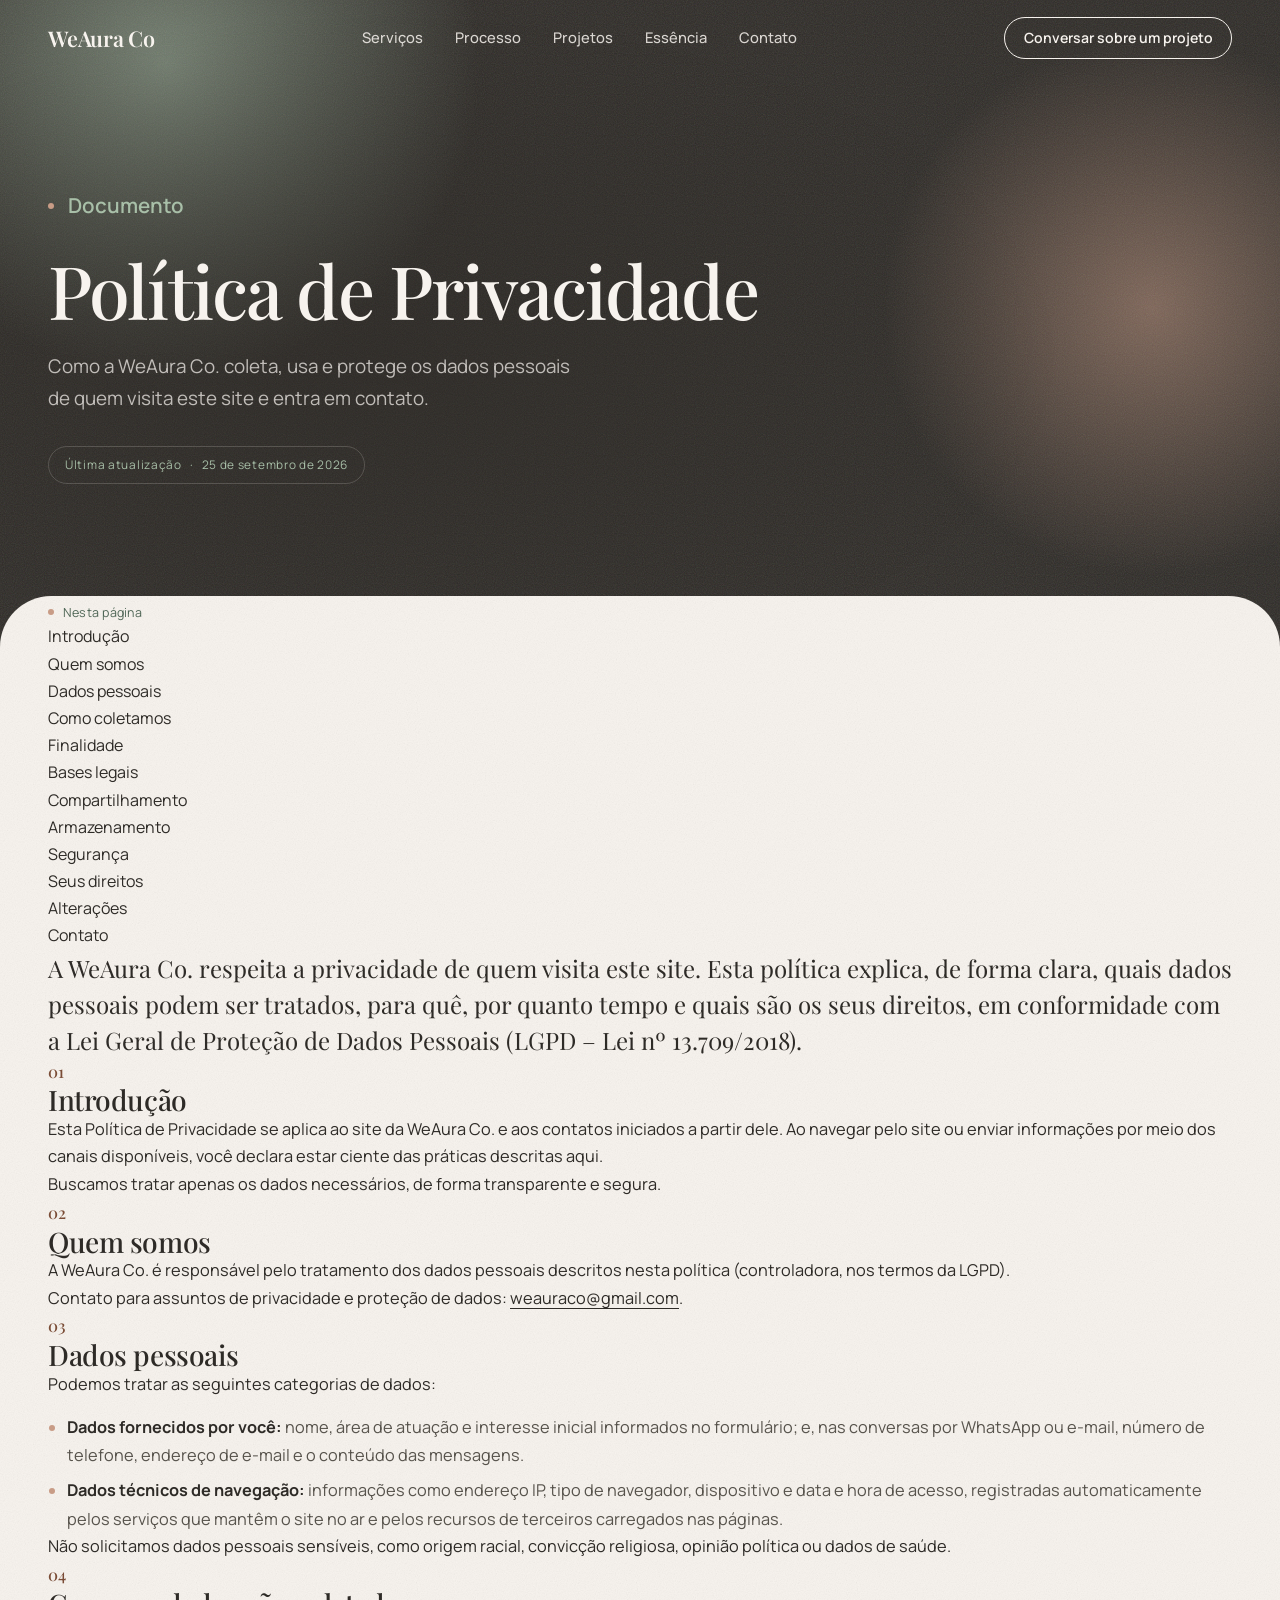
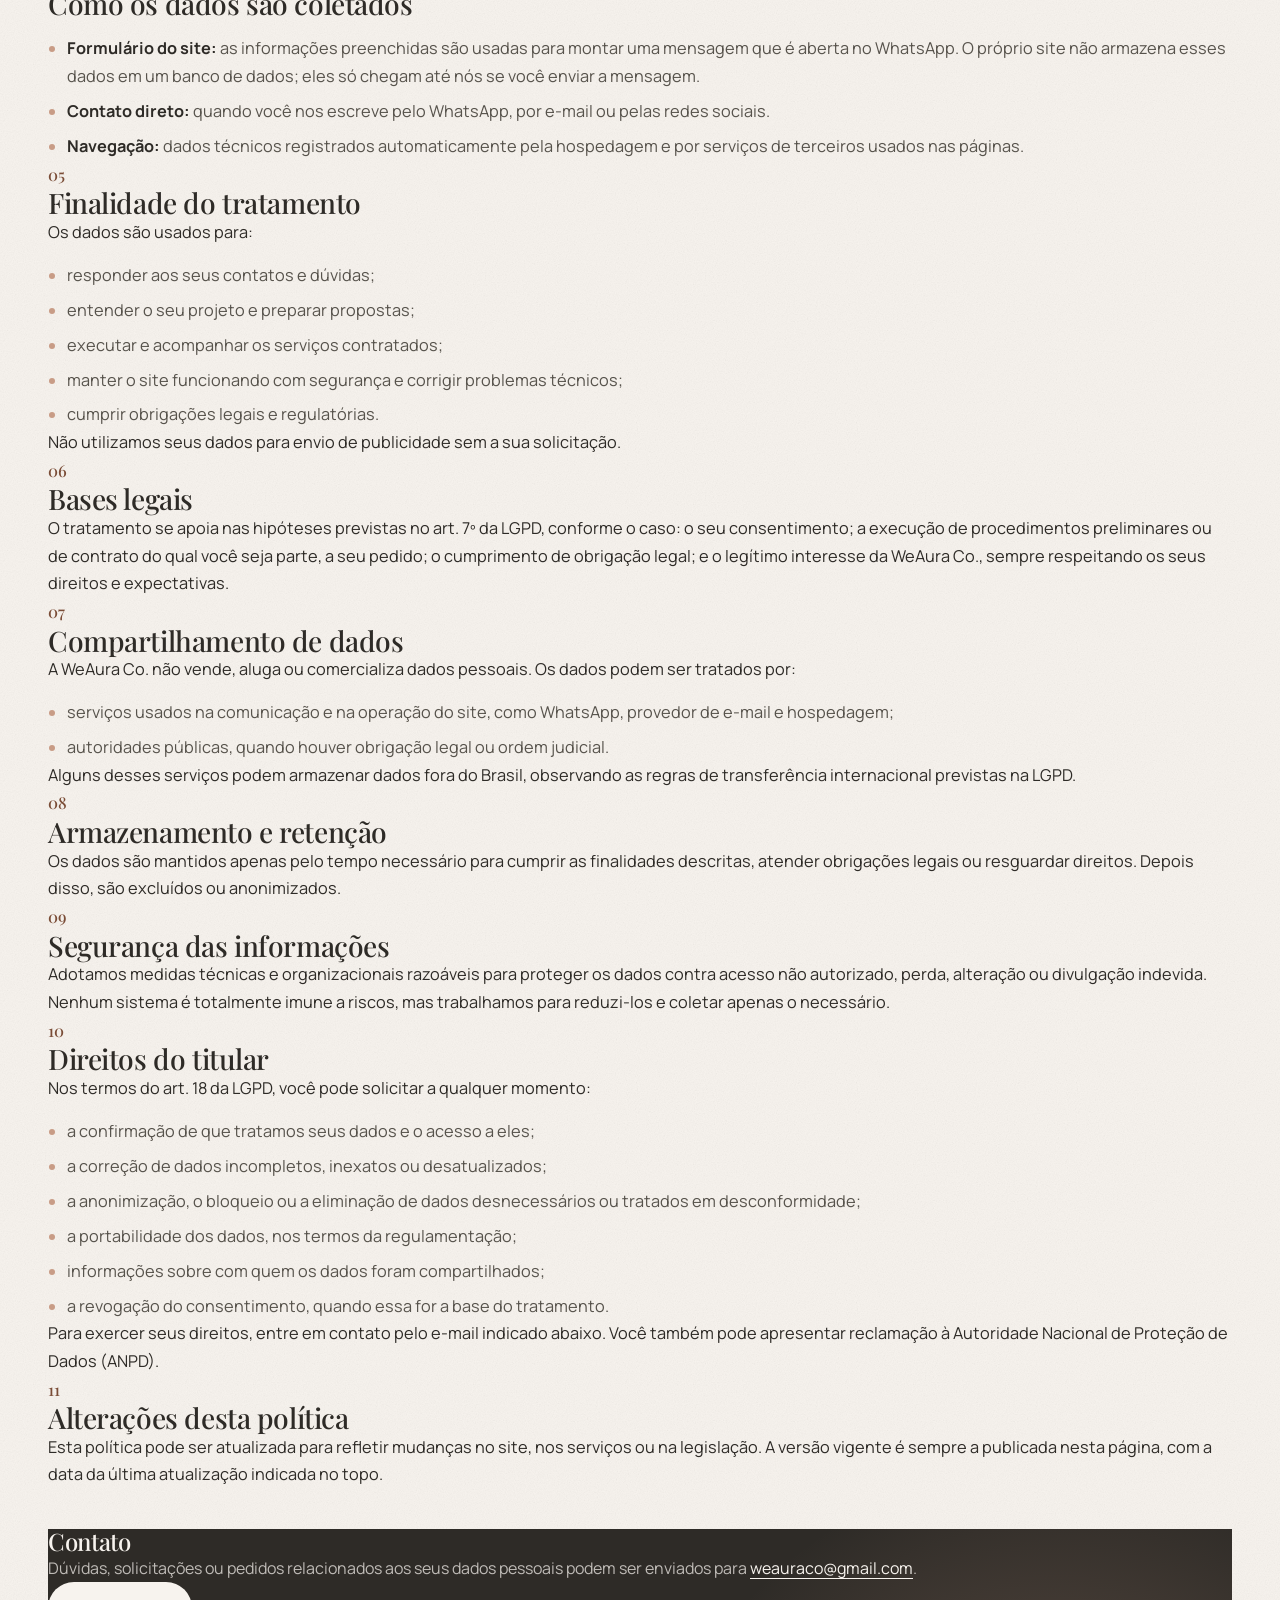
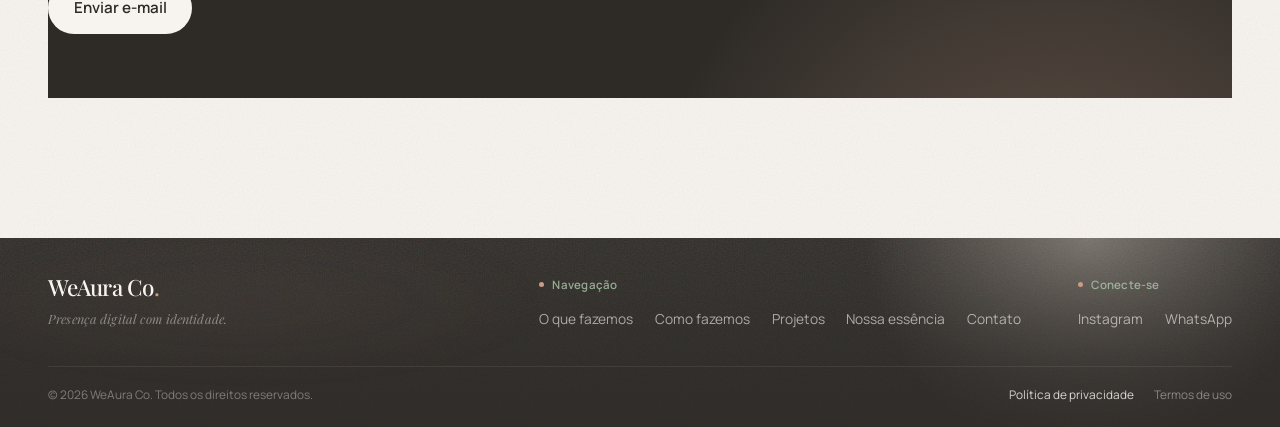
<file: weaura/politica-de-privacidade/index.html>
<!doctype html>
<html lang="pt-BR">
<head>
  <meta charset="UTF-8" />
  <meta name="viewport" content="width=device-width, initial-scale=1, viewport-fit=cover" />
  <meta name="theme-color" content="#2E2B27" />
  <title>Política de Privacidade — WeAura Co</title>
  <meta name="description" content="Como a WeAura Co. trata os dados pessoais de quem visita o site e entra em contato, de acordo com a LGPD." />
  <meta name="robots" content="index, follow" />
  <meta property="og:type" content="website" />
  <meta property="og:site_name" content="WeAura Co" />
  <meta property="og:title" content="Política de Privacidade — WeAura Co" />
  <meta property="og:description" content="Como a WeAura Co. trata os dados pessoais de quem visita o site e entra em contato, de acordo com a LGPD." />
  <meta property="og:locale" content="pt_BR" />
  <link rel="icon" type="image/svg+xml" href="../favicon.svg" />
  <link rel="preconnect" href="https://fonts.googleapis.com" />
  <link rel="preconnect" href="https://fonts.gstatic.com" crossorigin />
  <link href="https://fonts.googleapis.com/css2?family=Playfair+Display:ital,wght@0,500;0,600;1,500&family=Manrope:wght@400;500;600;700&display=swap" rel="stylesheet" />
  <link rel="stylesheet" href="../css/styles.css" />
</head>
<body class="legal-page has-dark-hero">
  <a href="#conteudo" class="skip-link">Pular para o conteúdo</a>

  <header class="header" id="header">
    <div class="container header__bar">
      <a href="../" class="header__logo" data-page-link>WeAura Co</a>

      <nav class="header__nav" aria-label="Navegação principal">
        <ul>
          <li><a href="../#servicos" data-page-link>Serviços</a></li>
          <li><a href="../#processo" data-page-link>Processo</a></li>
          <li><a href="../#projetos" data-page-link>Projetos</a></li>
          <li><a href="../#essencia" data-page-link>Essência</a></li>
          <li><a href="../#contato" data-page-link>Contato</a></li>
        </ul>
      </nav>

      <div class="header__actions">
        <a class="btn btn--small btn--outline header__cta" data-wa="default" target="_blank" rel="noopener noreferrer">
          <span>Conversar sobre um projeto</span>
        </a>
        <button type="button" class="header__toggle" id="menu-toggle" aria-expanded="false" aria-controls="mobile-menu" aria-label="Abrir menu"></button>
      </div>
    </div>

    <div class="mobile-menu" id="mobile-menu">
      <nav aria-label="Navegação móvel">
        <ul>
          <li><a href="../#servicos" class="mobile-nav-link" data-page-link>Serviços</a></li>
          <li><a href="../#processo" class="mobile-nav-link" data-page-link>Processo</a></li>
          <li><a href="../#projetos" class="mobile-nav-link" data-page-link>Projetos</a></li>
          <li><a href="../#essencia" class="mobile-nav-link" data-page-link>Essência</a></li>
          <li><a href="../#contato" class="mobile-nav-link" data-page-link>Contato</a></li>
        </ul>
      </nav>
      <div class="mobile-menu__foot">
        <a class="btn btn--ink mobile-menu__cta" data-wa="default" target="_blank" rel="noopener noreferrer">
          <span>Conversar sobre um projeto</span>
        </a>
        <p class="mobile-menu__social">
          <a href="https://www.instagram.com/weaura.company/" target="_blank" rel="noopener noreferrer">Instagram</a>
          <a data-wa="default" target="_blank" rel="noopener noreferrer">WhatsApp</a>
        </p>
      </div>
    </div>
  </header>
<main id="conteudo">
    <section class="lp-hero">
      <div class="lp-hero__bg" aria-hidden="true">
        <div class="aura">
          <div class="aura__layer"><span class="aura__blob aura__blob--sage"></span></div>
          <div class="aura__layer"><span class="aura__blob aura__blob--terracotta"></span></div>
        </div>
        <div class="grain"></div>
      </div>
      <div class="container lp-hero__content">
        <p class="chapter chapter--light"><span class="chapter__num" aria-hidden="true"></span><span class="chapter__label">Documento</span></p>
        <h1>Política de Privacidade</h1>
        <p class="terms-hero__lead">Como a WeAura Co. coleta, usa e protege os dados pessoais de quem visita este site e entra em contato.</p>
        <p class="terms-hero__updated">Última atualização <span aria-hidden="true">·</span> 25 de setembro de 2026</p>
      </div>
    </section>

    <section class="terms-body sheet lp-sheet">
      <div class="container terms-body__grid">
        <nav class="terms-toc" aria-label="Seções da política">
          <p class="terms-toc__label">Nesta página</p>
          <ol>
            <li><a href="#introducao">Introdução</a></li>
            <li><a href="#controlador">Quem somos</a></li>
            <li><a href="#dados">Dados pessoais</a></li>
            <li><a href="#coleta">Como coletamos</a></li>
            <li><a href="#finalidade">Finalidade</a></li>
            <li><a href="#bases">Bases legais</a></li>
            <li><a href="#compartilhamento">Compartilhamento</a></li>
            <li><a href="#retencao">Armazenamento</a></li>
            <li><a href="#seguranca">Segurança</a></li>
            <li><a href="#direitos">Seus direitos</a></li>
            <li><a href="#alteracoes">Alterações</a></li>
            <li><a href="#contato">Contato</a></li>
          </ol>
        </nav>

        <div class="terms-content">
          <p class="terms-content__intro">
            A WeAura Co. respeita a privacidade de quem visita este site. Esta política explica, de forma clara,
            quais dados pessoais podem ser tratados, para quê, por quanto tempo e quais são os seus direitos, em
            conformidade com a Lei Geral de Proteção de Dados Pessoais (LGPD – Lei nº 13.709/2018).
          </p>

          <section class="terms-section" id="introducao">
            <p class="terms-section__number">01</p>
            <h2 class="terms-section__title">Introdução</h2>
            <p>Esta Política de Privacidade se aplica ao site da WeAura Co. e aos contatos iniciados a partir dele. Ao navegar pelo site ou enviar informações por meio dos canais disponíveis, você declara estar ciente das práticas descritas aqui.</p>
            <p>Buscamos tratar apenas os dados necessários, de forma transparente e segura.</p>
          </section>

          <section class="terms-section" id="controlador">
            <p class="terms-section__number">02</p>
            <h2 class="terms-section__title">Quem somos</h2>
            <!-- Completar com a razão social, o CNPJ e o endereço da WeAura Co., se houver. -->
            <p>A WeAura Co. é responsável pelo tratamento dos dados pessoais descritos nesta política (controladora, nos termos da LGPD).</p>
            <p>Contato para assuntos de privacidade e proteção de dados: <a href="mailto:weauraco@gmail.com">weauraco@gmail.com</a>.</p>
          </section>

          <section class="terms-section" id="dados">
            <p class="terms-section__number">03</p>
            <h2 class="terms-section__title">Dados pessoais</h2>
            <p>Podemos tratar as seguintes categorias de dados:</p>
            <ul>
              <li><strong>Dados fornecidos por você:</strong> nome, área de atuação e interesse inicial informados no formulário; e, nas conversas por WhatsApp ou e-mail, número de telefone, endereço de e-mail e o conteúdo das mensagens.</li>
              <li><strong>Dados técnicos de navegação:</strong> informações como endereço IP, tipo de navegador, dispositivo e data e hora de acesso, registradas automaticamente pelos serviços que mantêm o site no ar e pelos recursos de terceiros carregados nas páginas.</li>
            </ul>
            <p>Não solicitamos dados pessoais sensíveis, como origem racial, convicção religiosa, opinião política ou dados de saúde.</p>
          </section>

          <section class="terms-section" id="coleta">
            <p class="terms-section__number">04</p>
            <h2 class="terms-section__title">Como os dados são coletados</h2>
            <ul>
              <li><strong>Formulário do site:</strong> as informações preenchidas são usadas para montar uma mensagem que é aberta no WhatsApp. O próprio site não armazena esses dados em um banco de dados; eles só chegam até nós se você enviar a mensagem.</li>
              <li><strong>Contato direto:</strong> quando você nos escreve pelo WhatsApp, por e-mail ou pelas redes sociais.</li>
              <li><strong>Navegação:</strong> dados técnicos registrados automaticamente pela hospedagem e por serviços de terceiros usados nas páginas.</li>
            </ul>
          </section>

          <section class="terms-section" id="finalidade">
            <p class="terms-section__number">05</p>
            <h2 class="terms-section__title">Finalidade do tratamento</h2>
            <p>Os dados são usados para:</p>
            <ul>
              <li>responder aos seus contatos e dúvidas;</li>
              <li>entender o seu projeto e preparar propostas;</li>
              <li>executar e acompanhar os serviços contratados;</li>
              <li>manter o site funcionando com segurança e corrigir problemas técnicos;</li>
              <li>cumprir obrigações legais e regulatórias.</li>
            </ul>
            <p>Não utilizamos seus dados para envio de publicidade sem a sua solicitação.</p>
          </section>

          <section class="terms-section" id="bases">
            <p class="terms-section__number">06</p>
            <h2 class="terms-section__title">Bases legais</h2>
            <p>O tratamento se apoia nas hipóteses previstas no art. 7º da LGPD, conforme o caso: o seu consentimento; a execução de procedimentos preliminares ou de contrato do qual você seja parte, a seu pedido; o cumprimento de obrigação legal; e o legítimo interesse da WeAura Co., sempre respeitando os seus direitos e expectativas.</p>
          </section>

          <section class="terms-section" id="compartilhamento">
            <p class="terms-section__number">07</p>
            <h2 class="terms-section__title">Compartilhamento de dados</h2>
            <p>A WeAura Co. não vende, aluga ou comercializa dados pessoais. Os dados podem ser tratados por:</p>
            <ul>
              <li>serviços usados na comunicação e na operação do site, como WhatsApp, provedor de e-mail e hospedagem;</li>
              <li>autoridades públicas, quando houver obrigação legal ou ordem judicial.</li>
            </ul>
            <p>Alguns desses serviços podem armazenar dados fora do Brasil, observando as regras de transferência internacional previstas na LGPD.</p>
          </section>

          <section class="terms-section" id="retencao">
            <p class="terms-section__number">08</p>
            <h2 class="terms-section__title">Armazenamento e retenção</h2>
            <p>Os dados são mantidos apenas pelo tempo necessário para cumprir as finalidades descritas, atender obrigações legais ou resguardar direitos. Depois disso, são excluídos ou anonimizados.</p>
          </section>

          <section class="terms-section" id="seguranca">
            <p class="terms-section__number">09</p>
            <h2 class="terms-section__title">Segurança das informações</h2>
            <p>Adotamos medidas técnicas e organizacionais razoáveis para proteger os dados contra acesso não autorizado, perda, alteração ou divulgação indevida. Nenhum sistema é totalmente imune a riscos, mas trabalhamos para reduzi-los e coletar apenas o necessário.</p>
          </section>

          <section class="terms-section" id="direitos">
            <p class="terms-section__number">10</p>
            <h2 class="terms-section__title">Direitos do titular</h2>
            <p>Nos termos do art. 18 da LGPD, você pode solicitar a qualquer momento:</p>
            <ul>
              <li>a confirmação de que tratamos seus dados e o acesso a eles;</li>
              <li>a correção de dados incompletos, inexatos ou desatualizados;</li>
              <li>a anonimização, o bloqueio ou a eliminação de dados desnecessários ou tratados em desconformidade;</li>
              <li>a portabilidade dos dados, nos termos da regulamentação;</li>
              <li>informações sobre com quem os dados foram compartilhados;</li>
              <li>a revogação do consentimento, quando essa for a base do tratamento.</li>
            </ul>
            <p>Para exercer seus direitos, entre em contato pelo e-mail indicado abaixo. Você também pode apresentar reclamação à Autoridade Nacional de Proteção de Dados (ANPD).</p>
          </section>

          <section class="terms-section" id="alteracoes">
            <p class="terms-section__number">11</p>
            <h2 class="terms-section__title">Alterações desta política</h2>
            <p>Esta política pode ser atualizada para refletir mudanças no site, nos serviços ou na legislação. A versão vigente é sempre a publicada nesta página, com a data da última atualização indicada no topo.</p>
          </section>

          <div class="terms-contact" id="contato">
            <h2>Contato</h2>
            <p>Dúvidas, solicitações ou pedidos relacionados aos seus dados pessoais podem ser enviados para <a href="mailto:weauraco@gmail.com">weauraco@gmail.com</a>.</p>
            <a class="btn btn--ink" href="mailto:weauraco@gmail.com"><span>Enviar e-mail</span></a>
          </div>
        </div>
      </div>
    </section>
  </main>

  <footer class="footer">
    <div class="footer__atmos" aria-hidden="true">
      <div class="aura aura--cta footer__aura">
        <div class="aura__layer"><span class="aura__blob aura__blob--beige footer__blob"></span></div>
      </div>
      <div class="grain"></div>
    </div>

    <div class="container footer__inner">
      <div class="footer__main">
        <div class="footer__sign">
          <p class="footer__logo">WeAura Co<span class="footer__dot">.</span></p>
          <p class="footer__tagline">Presença digital com identidade.</p>
        </div>

        <nav class="footer__group" aria-label="Navegação do rodapé">
          <p class="footer__label">Navegação</p>
          <ul class="footer__links">
            <li><a class="footer__link" href="../#servicos" data-page-link>O que fazemos</a></li>
            <li><a class="footer__link" href="../#processo" data-page-link>Como fazemos</a></li>
            <li><a class="footer__link" href="../#projetos" data-page-link>Projetos</a></li>
            <li><a class="footer__link" href="../#essencia" data-page-link>Nossa essência</a></li>
            <li><a class="footer__link" href="../#contato" data-page-link>Contato</a></li>
          </ul>
        </nav>

        <div class="footer__group footer__group--connect">
          <p class="footer__label">Conecte-se</p>
          <ul class="footer__links">
            <li><a class="footer__link" href="https://www.instagram.com/weaura.company/" target="_blank" rel="noopener noreferrer">Instagram</a></li>
            <li><a class="footer__link" data-wa="default" target="_blank" rel="noopener noreferrer">WhatsApp</a></li>
          </ul>
        </div>
      </div>

      <div class="footer__bottom">
        <p>© <span data-year>2026</span> WeAura Co. Todos os direitos reservados.</p>
        <nav class="footer__legal" aria-label="Documentos legais">
          <a class="footer__link" href="./" data-page-link aria-current="page">Política de privacidade</a>
          <a class="footer__link" href="../termos-de-uso/" data-page-link>Termos de uso</a>
        </nav>
      </div>
    </div>
  </footer>

  <script src="../js/config.js"></script>
  <script src="../js/legal.js"></script>
</body>
</html>
</file>
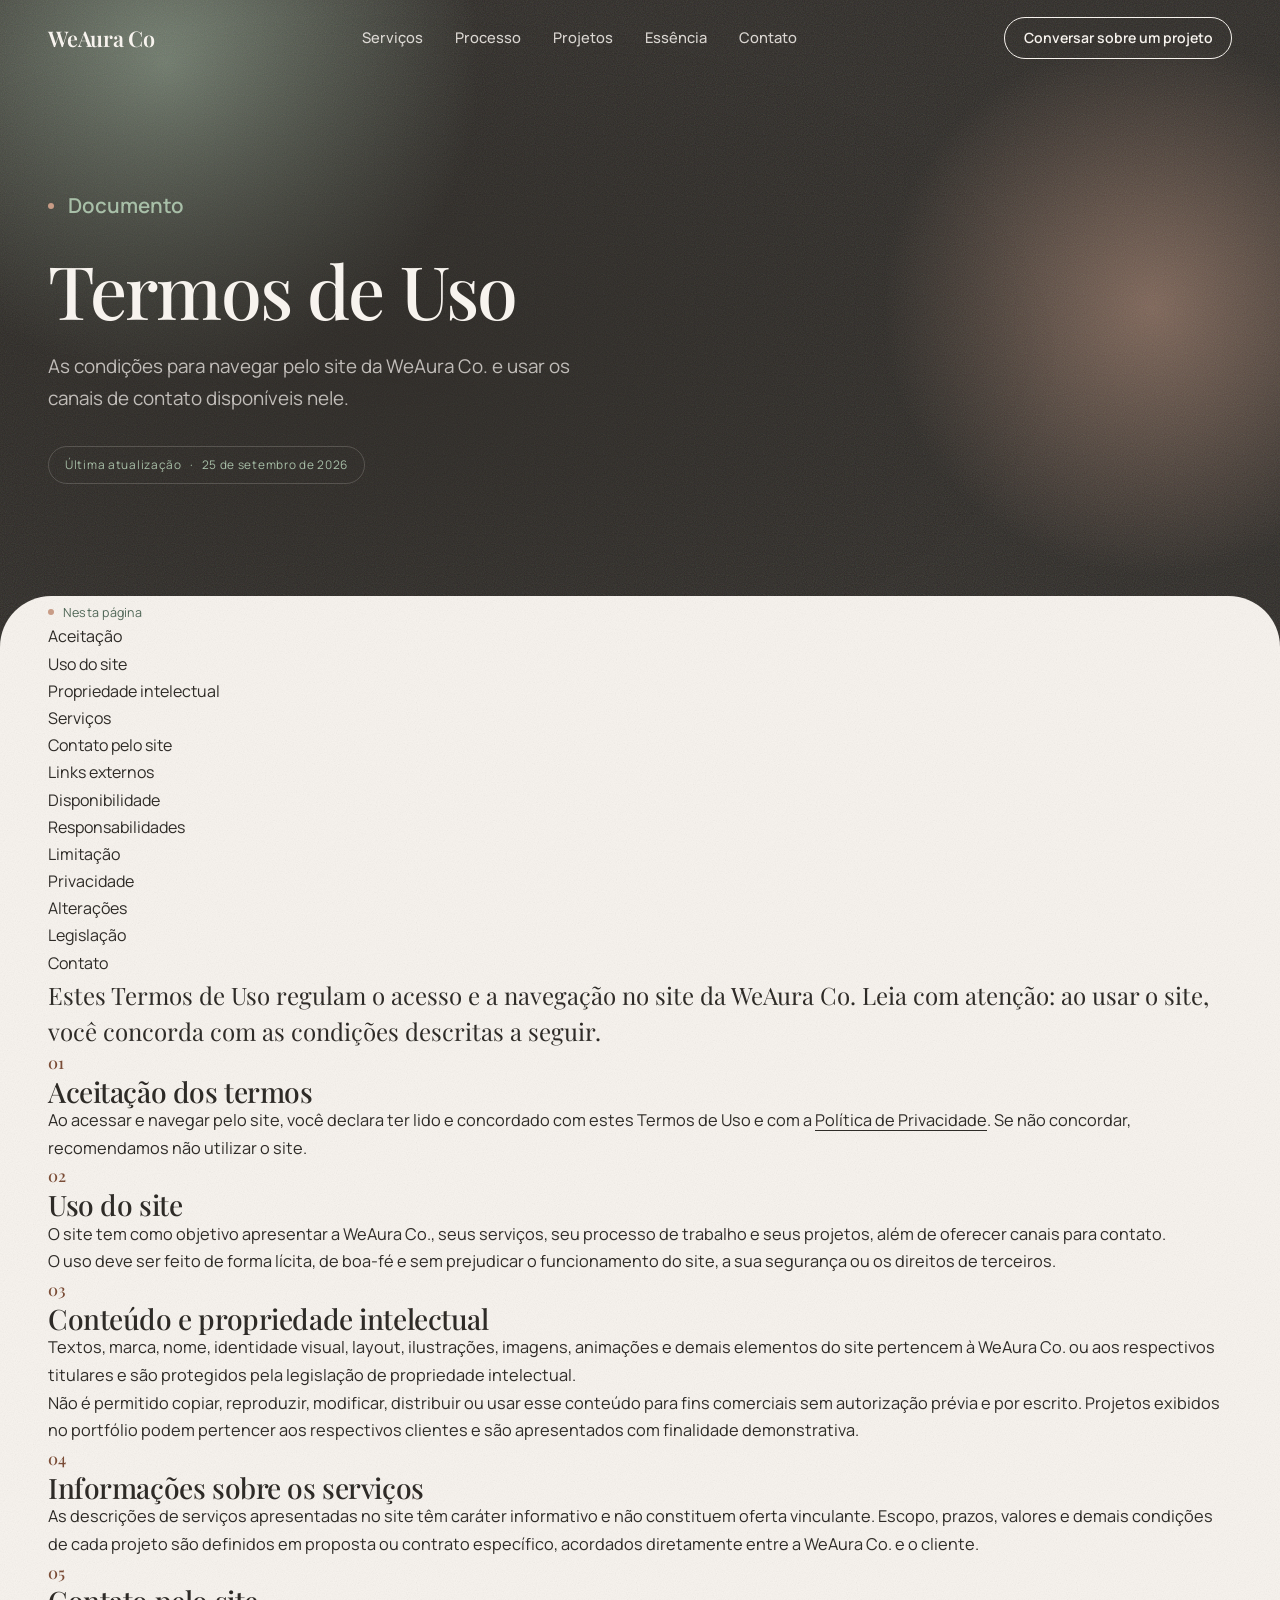
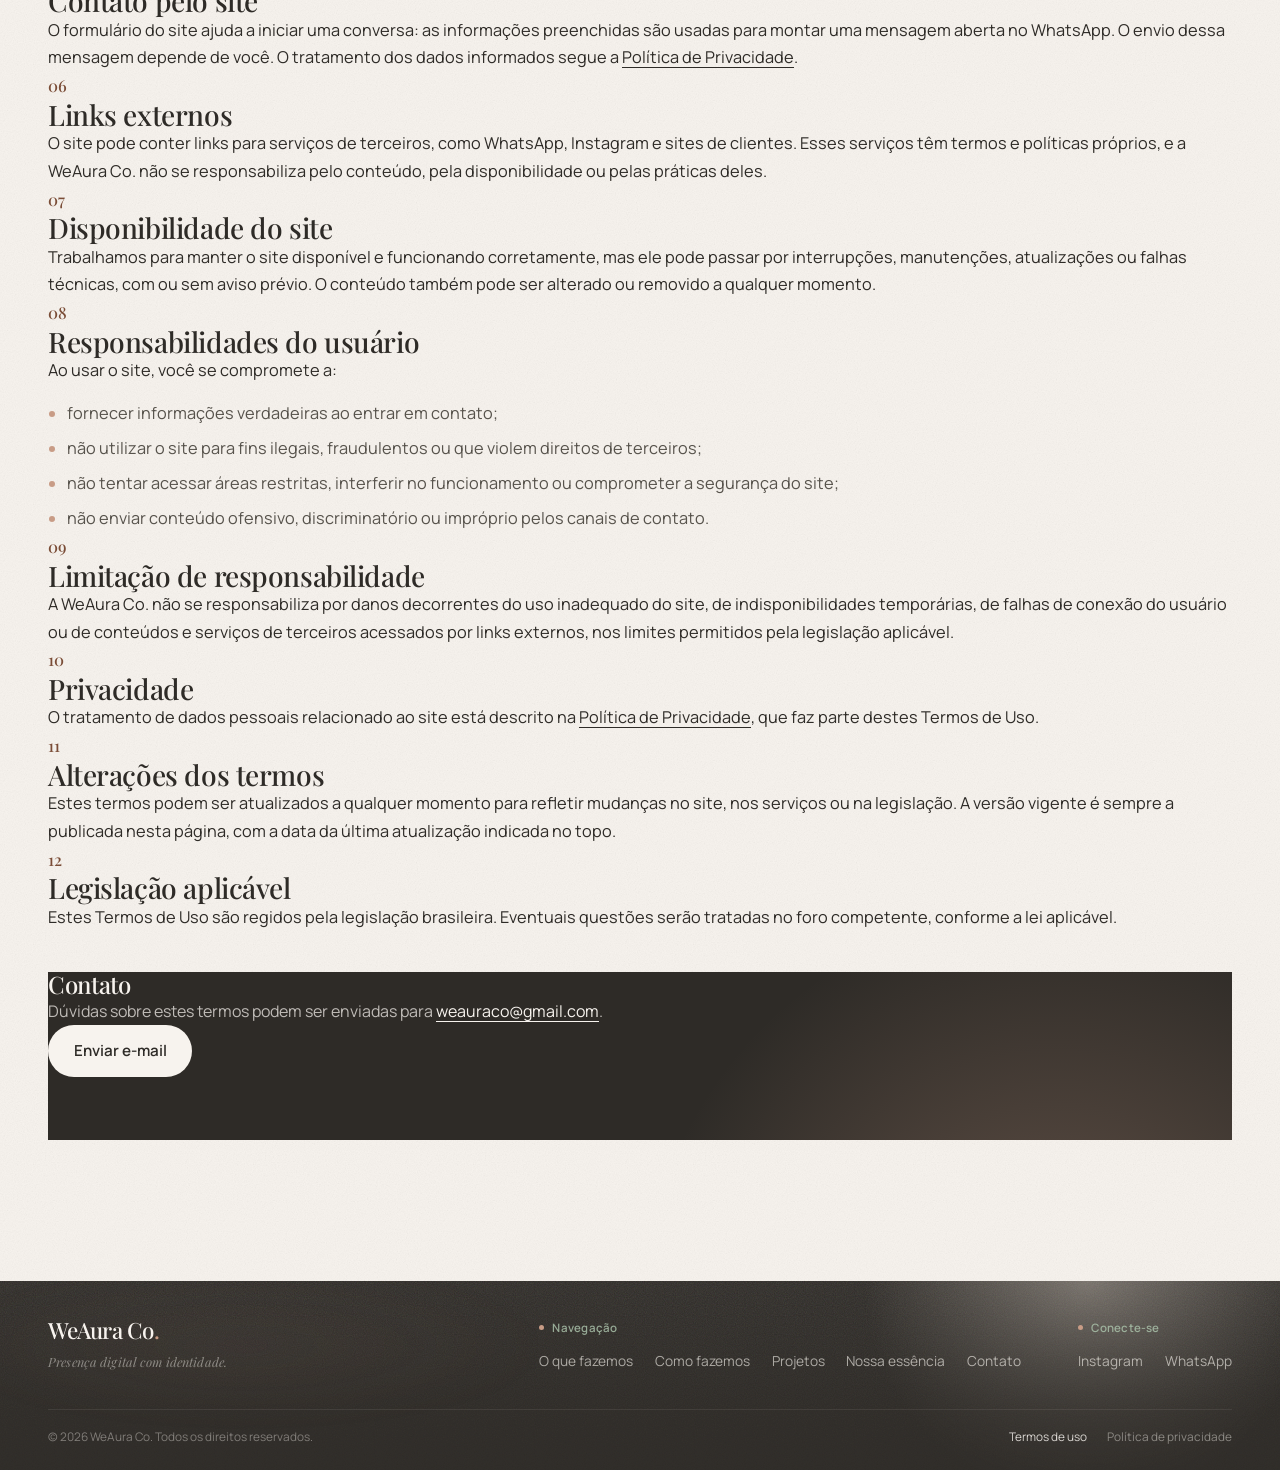
<file: weaura/termos-de-uso/index.html>
<!doctype html>
<html lang="pt-BR">
<head>
  <meta charset="UTF-8" />
  <meta name="viewport" content="width=device-width, initial-scale=1, viewport-fit=cover" />
  <meta name="theme-color" content="#2E2B27" />
  <title>Termos de Uso — WeAura Co</title>
  <meta name="description" content="Condições para uso do site da WeAura Co." />
  <meta name="robots" content="index, follow" />
  <meta property="og:type" content="website" />
  <meta property="og:site_name" content="WeAura Co" />
  <meta property="og:title" content="Termos de Uso — WeAura Co" />
  <meta property="og:description" content="Condições para uso do site da WeAura Co." />
  <meta property="og:locale" content="pt_BR" />
  <link rel="icon" type="image/svg+xml" href="../favicon.svg" />
  <link rel="preconnect" href="https://fonts.googleapis.com" />
  <link rel="preconnect" href="https://fonts.gstatic.com" crossorigin />
  <link href="https://fonts.googleapis.com/css2?family=Playfair+Display:ital,wght@0,500;0,600;1,500&family=Manrope:wght@400;500;600;700&display=swap" rel="stylesheet" />
  <link rel="stylesheet" href="../css/styles.css" />
</head>
<body class="legal-page has-dark-hero">
  <a href="#conteudo" class="skip-link">Pular para o conteúdo</a>

  <header class="header" id="header">
    <div class="container header__bar">
      <a href="../" class="header__logo" data-page-link>WeAura Co</a>

      <nav class="header__nav" aria-label="Navegação principal">
        <ul>
          <li><a href="../#servicos" data-page-link>Serviços</a></li>
          <li><a href="../#processo" data-page-link>Processo</a></li>
          <li><a href="../#projetos" data-page-link>Projetos</a></li>
          <li><a href="../#essencia" data-page-link>Essência</a></li>
          <li><a href="../#contato" data-page-link>Contato</a></li>
        </ul>
      </nav>

      <div class="header__actions">
        <a class="btn btn--small btn--outline header__cta" data-wa="default" target="_blank" rel="noopener noreferrer">
          <span>Conversar sobre um projeto</span>
        </a>
        <button type="button" class="header__toggle" id="menu-toggle" aria-expanded="false" aria-controls="mobile-menu" aria-label="Abrir menu"></button>
      </div>
    </div>

    <div class="mobile-menu" id="mobile-menu">
      <nav aria-label="Navegação móvel">
        <ul>
          <li><a href="../#servicos" class="mobile-nav-link" data-page-link>Serviços</a></li>
          <li><a href="../#processo" class="mobile-nav-link" data-page-link>Processo</a></li>
          <li><a href="../#projetos" class="mobile-nav-link" data-page-link>Projetos</a></li>
          <li><a href="../#essencia" class="mobile-nav-link" data-page-link>Essência</a></li>
          <li><a href="../#contato" class="mobile-nav-link" data-page-link>Contato</a></li>
        </ul>
      </nav>
      <div class="mobile-menu__foot">
        <a class="btn btn--ink mobile-menu__cta" data-wa="default" target="_blank" rel="noopener noreferrer">
          <span>Conversar sobre um projeto</span>
        </a>
        <p class="mobile-menu__social">
          <a href="https://www.instagram.com/weaura.company/" target="_blank" rel="noopener noreferrer">Instagram</a>
          <a data-wa="default" target="_blank" rel="noopener noreferrer">WhatsApp</a>
        </p>
      </div>
    </div>
  </header>
<main id="conteudo">
    <section class="lp-hero">
      <div class="lp-hero__bg" aria-hidden="true">
        <div class="aura">
          <div class="aura__layer"><span class="aura__blob aura__blob--sage"></span></div>
          <div class="aura__layer"><span class="aura__blob aura__blob--terracotta"></span></div>
        </div>
        <div class="grain"></div>
      </div>
      <div class="container lp-hero__content">
        <p class="chapter chapter--light"><span class="chapter__num" aria-hidden="true"></span><span class="chapter__label">Documento</span></p>
        <h1>Termos de Uso</h1>
        <p class="terms-hero__lead">As condições para navegar pelo site da WeAura Co. e usar os canais de contato disponíveis nele.</p>
        <p class="terms-hero__updated">Última atualização <span aria-hidden="true">·</span> 25 de setembro de 2026</p>
      </div>
    </section>

    <section class="terms-body sheet lp-sheet">
      <div class="container terms-body__grid">
        <nav class="terms-toc" aria-label="Seções dos termos">
          <p class="terms-toc__label">Nesta página</p>
          <ol>
            <li><a href="#aceitacao">Aceitação</a></li>
            <li><a href="#uso">Uso do site</a></li>
            <li><a href="#propriedade">Propriedade intelectual</a></li>
            <li><a href="#servicos">Serviços</a></li>
            <li><a href="#contato-site">Contato pelo site</a></li>
            <li><a href="#links">Links externos</a></li>
            <li><a href="#disponibilidade">Disponibilidade</a></li>
            <li><a href="#usuario">Responsabilidades</a></li>
            <li><a href="#limitacao">Limitação</a></li>
            <li><a href="#privacidade">Privacidade</a></li>
            <li><a href="#alteracoes">Alterações</a></li>
            <li><a href="#legislacao">Legislação</a></li>
            <li><a href="#contato">Contato</a></li>
          </ol>
        </nav>

        <div class="terms-content">
          <p class="terms-content__intro">
            Estes Termos de Uso regulam o acesso e a navegação no site da WeAura Co. Leia com atenção: ao usar o
            site, você concorda com as condições descritas a seguir.
          </p>

          <section class="terms-section" id="aceitacao">
            <p class="terms-section__number">01</p>
            <h2 class="terms-section__title">Aceitação dos termos</h2>
            <p>Ao acessar e navegar pelo site, você declara ter lido e concordado com estes Termos de Uso e com a <a href="../politica-de-privacidade/" data-page-link>Política de Privacidade</a>. Se não concordar, recomendamos não utilizar o site.</p>
          </section>

          <section class="terms-section" id="uso">
            <p class="terms-section__number">02</p>
            <h2 class="terms-section__title">Uso do site</h2>
            <p>O site tem como objetivo apresentar a WeAura Co., seus serviços, seu processo de trabalho e seus projetos, além de oferecer canais para contato.</p>
            <p>O uso deve ser feito de forma lícita, de boa-fé e sem prejudicar o funcionamento do site, a sua segurança ou os direitos de terceiros.</p>
          </section>

          <section class="terms-section" id="propriedade">
            <p class="terms-section__number">03</p>
            <h2 class="terms-section__title">Conteúdo e propriedade intelectual</h2>
            <p>Textos, marca, nome, identidade visual, layout, ilustrações, imagens, animações e demais elementos do site pertencem à WeAura Co. ou aos respectivos titulares e são protegidos pela legislação de propriedade intelectual.</p>
            <p>Não é permitido copiar, reproduzir, modificar, distribuir ou usar esse conteúdo para fins comerciais sem autorização prévia e por escrito. Projetos exibidos no portfólio podem pertencer aos respectivos clientes e são apresentados com finalidade demonstrativa.</p>
          </section>

          <section class="terms-section" id="servicos">
            <p class="terms-section__number">04</p>
            <h2 class="terms-section__title">Informações sobre os serviços</h2>
            <p>As descrições de serviços apresentadas no site têm caráter informativo e não constituem oferta vinculante. Escopo, prazos, valores e demais condições de cada projeto são definidos em proposta ou contrato específico, acordados diretamente entre a WeAura Co. e o cliente.</p>
          </section>

          <section class="terms-section" id="contato-site">
            <p class="terms-section__number">05</p>
            <h2 class="terms-section__title">Contato pelo site</h2>
            <p>O formulário do site ajuda a iniciar uma conversa: as informações preenchidas são usadas para montar uma mensagem aberta no WhatsApp. O envio dessa mensagem depende de você. O tratamento dos dados informados segue a <a href="../politica-de-privacidade/" data-page-link>Política de Privacidade</a>.</p>
          </section>

          <section class="terms-section" id="links">
            <p class="terms-section__number">06</p>
            <h2 class="terms-section__title">Links externos</h2>
            <p>O site pode conter links para serviços de terceiros, como WhatsApp, Instagram e sites de clientes. Esses serviços têm termos e políticas próprios, e a WeAura Co. não se responsabiliza pelo conteúdo, pela disponibilidade ou pelas práticas deles.</p>
          </section>

          <section class="terms-section" id="disponibilidade">
            <p class="terms-section__number">07</p>
            <h2 class="terms-section__title">Disponibilidade do site</h2>
            <p>Trabalhamos para manter o site disponível e funcionando corretamente, mas ele pode passar por interrupções, manutenções, atualizações ou falhas técnicas, com ou sem aviso prévio. O conteúdo também pode ser alterado ou removido a qualquer momento.</p>
          </section>

          <section class="terms-section" id="usuario">
            <p class="terms-section__number">08</p>
            <h2 class="terms-section__title">Responsabilidades do usuário</h2>
            <p>Ao usar o site, você se compromete a:</p>
            <ul>
              <li>fornecer informações verdadeiras ao entrar em contato;</li>
              <li>não utilizar o site para fins ilegais, fraudulentos ou que violem direitos de terceiros;</li>
              <li>não tentar acessar áreas restritas, interferir no funcionamento ou comprometer a segurança do site;</li>
              <li>não enviar conteúdo ofensivo, discriminatório ou impróprio pelos canais de contato.</li>
            </ul>
          </section>

          <section class="terms-section" id="limitacao">
            <p class="terms-section__number">09</p>
            <h2 class="terms-section__title">Limitação de responsabilidade</h2>
            <p>A WeAura Co. não se responsabiliza por danos decorrentes do uso inadequado do site, de indisponibilidades temporárias, de falhas de conexão do usuário ou de conteúdos e serviços de terceiros acessados por links externos, nos limites permitidos pela legislação aplicável.</p>
          </section>

          <section class="terms-section" id="privacidade">
            <p class="terms-section__number">10</p>
            <h2 class="terms-section__title">Privacidade</h2>
            <p>O tratamento de dados pessoais relacionado ao site está descrito na <a href="../politica-de-privacidade/" data-page-link>Política de Privacidade</a>, que faz parte destes Termos de Uso.</p>
          </section>

          <section class="terms-section" id="alteracoes">
            <p class="terms-section__number">11</p>
            <h2 class="terms-section__title">Alterações dos termos</h2>
            <p>Estes termos podem ser atualizados a qualquer momento para refletir mudanças no site, nos serviços ou na legislação. A versão vigente é sempre a publicada nesta página, com a data da última atualização indicada no topo.</p>
          </section>

          <section class="terms-section" id="legislacao">
            <p class="terms-section__number">12</p>
            <h2 class="terms-section__title">Legislação aplicável</h2>
            <p>Estes Termos de Uso são regidos pela legislação brasileira. Eventuais questões serão tratadas no foro competente, conforme a lei aplicável.</p>
          </section>

          <div class="terms-contact" id="contato">
            <h2>Contato</h2>
            <p>Dúvidas sobre estes termos podem ser enviadas para <a href="mailto:weauraco@gmail.com">weauraco@gmail.com</a>.</p>
            <a class="btn btn--ink" href="mailto:weauraco@gmail.com"><span>Enviar e-mail</span></a>
          </div>
        </div>
      </div>
    </section>
  </main>

  <footer class="footer">
    <div class="footer__atmos" aria-hidden="true">
      <div class="aura aura--cta footer__aura">
        <div class="aura__layer"><span class="aura__blob aura__blob--beige footer__blob"></span></div>
      </div>
      <div class="grain"></div>
    </div>

    <div class="container footer__inner">
      <div class="footer__main">
        <div class="footer__sign">
          <p class="footer__logo">WeAura Co<span class="footer__dot">.</span></p>
          <p class="footer__tagline">Presença digital com identidade.</p>
        </div>

        <nav class="footer__group" aria-label="Navegação do rodapé">
          <p class="footer__label">Navegação</p>
          <ul class="footer__links">
            <li><a class="footer__link" href="../#servicos" data-page-link>O que fazemos</a></li>
            <li><a class="footer__link" href="../#processo" data-page-link>Como fazemos</a></li>
            <li><a class="footer__link" href="../#projetos" data-page-link>Projetos</a></li>
            <li><a class="footer__link" href="../#essencia" data-page-link>Nossa essência</a></li>
            <li><a class="footer__link" href="../#contato" data-page-link>Contato</a></li>
          </ul>
        </nav>

        <div class="footer__group footer__group--connect">
          <p class="footer__label">Conecte-se</p>
          <ul class="footer__links">
            <li><a class="footer__link" href="https://www.instagram.com/weaura.company/" target="_blank" rel="noopener noreferrer">Instagram</a></li>
            <li><a class="footer__link" data-wa="default" target="_blank" rel="noopener noreferrer">WhatsApp</a></li>
          </ul>
        </div>
      </div>

      <div class="footer__bottom">
        <p>© <span data-year>2026</span> WeAura Co. Todos os direitos reservados.</p>
        <nav class="footer__legal" aria-label="Documentos legais">
          <a class="footer__link" href="./" data-page-link aria-current="page">Termos de uso</a>
          <a class="footer__link" href="../politica-de-privacidade/" data-page-link>Política de privacidade</a>
        </nav>
      </div>
    </div>
  </footer>

  <script src="../js/config.js"></script>
  <script src="../js/legal.js"></script>
</body>
</html>
</file>
<file: weaura/css/styles.css>
/* =========================================================
   WeAura Co — versão GSAP
   Paleta original mantida. Animações ficam em js/animations.js;
   este arquivo só define o estado final (o site funciona sem JS).
   ========================================================= */

:root {
  --color-sage: #a8bfa8;
  --color-sage-darker: #4f6656;
  --color-cream: #f7f3ee;
  --color-cream-soft: #fbf9f6;
  --color-beige: #e9ded3;
  --color-terracotta: #c89c86;
  --color-terracotta-deep: #7a4c36;
  --color-warm-gray: #6e6b67;
  --color-ink: #2e2b27;
  --color-ink-soft: #57534c;
  --color-line: rgba(46, 43, 39, 0.14);
  --color-line-light: rgba(247, 243, 238, 0.18);
  --color-line-soft: rgba(46, 43, 39, 0.08);
  --hero-bg: var(--color-cream);

  --font-heading: "Playfair Display", Georgia, "Times New Roman", serif;
  --font-body: "Manrope", -apple-system, BlinkMacSystemFont, "Segoe UI", sans-serif;

  --radius-sm: 12px;
  --radius-md: 20px;
  --radius-lg: 32px;
  --radius-full: 999px;

  --container-width: 1280px;
  --gutter: clamp(1.25rem, 4vw, 3rem);
  --section-padding: clamp(5rem, 11vw, 10rem);
  --header-height: 76px;

  --ease-organic: cubic-bezier(0.22, 1, 0.36, 1);

  /* Linguagem única de hover: toda interação usa esta duração e curva.
     (No JS, o equivalente é duration 0.5 + ease "power3.out".) */
  --hover-dur: 0.5s;
  --hover-ease: var(--ease-organic);}

*, *::before, *::after { box-sizing: border-box; }
* { margin: 0; }

html {
  scroll-padding-top: var(--header-height);
  -webkit-text-size-adjust: 100%;
  /* Esconde a barra nativa: o trilho terracota (.scroll-rail) faz esse papel */
  scrollbar-width: none;
}
html::-webkit-scrollbar { display: none; }

@media (prefers-reduced-motion: no-preference) {
  html { scroll-behavior: smooth; }
}

body {
  min-height: 100svh;
  font-family: var(--font-body);
  font-size: 1rem;
  line-height: 1.7;
  color: var(--color-ink);
  background: var(--color-cream);
  -webkit-font-smoothing: antialiased;
  overflow-x: clip;
}

img, svg, video { display: block; max-width: 100%; }
a { color: inherit; text-decoration: none; }
ul, ol { list-style: none; padding: 0; }
button { font: inherit; color: inherit; background: none; border: 0; cursor: pointer; padding: 0; }
input, select { font: inherit; }

h1, h2, h3 {
  font-family: var(--font-heading);
  font-weight: 500;
  line-height: 1.08;
  letter-spacing: -0.015em;
  text-wrap: balance;
}

b, strong { font-weight: 700; color: var(--color-ink); }

::selection { background: var(--color-sage); color: var(--color-ink); }

:focus-visible {
  outline: 2px solid var(--color-terracotta);
  outline-offset: 3px;
  border-radius: 4px;
}

.container {
  width: 100%;
  max-width: var(--container-width);
  margin-inline: auto;
  padding-inline: var(--gutter);
}

.skip-link {
  position: absolute;
  left: 1rem;
  top: -4rem;
  z-index: 999;
  padding: 0.75rem 1.25rem;
  background: var(--color-ink);
  color: var(--color-cream);
  border-radius: var(--radius-full);
}
.skip-link:focus { top: 1rem; }

/* Quebra de palavras feita pelo GSAP (js/animations.js).
   A máscara (overflow) é o que dá o efeito de "subir de dentro da linha". */
.w {
  display: inline-block;
  overflow: hidden;
  vertical-align: top;
  padding-bottom: 0.1em;
  margin-bottom: -0.1em;
}
.w__i { display: inline-block; will-change: transform; }

/* Estado de espera da abertura (removido pelo JS) */
.gsap-pending .hero__inner { visibility: hidden; }

/* ---------- Botões ---------- */
.btn {
  position: relative;
  display: inline-flex;
  align-items: center;
  justify-content: center;
  gap: 0.6rem;
  min-height: 3.25rem;
  padding: 0.85rem 1.6rem;
  border-radius: var(--radius-full);
  font-size: 0.95rem;
  font-weight: 600;
  line-height: 1.2;
  overflow: hidden;
  isolation: isolate;
  transition:
    color var(--hover-dur) var(--hover-ease),
    border-color var(--hover-dur) var(--hover-ease),
    background-color var(--hover-dur) var(--hover-ease);
}
/* Preenchimento do hover: surge por fade (sem deslizar/subir), no mesmo
   tempo e curva de todas as outras interações. */
.btn::before {
  content: "";
  position: absolute;
  inset: 0;
  z-index: -1;
  border-radius: inherit;
  opacity: 0;
  transition: opacity var(--hover-dur) var(--hover-ease);
}
.btn:hover::before,
.btn:focus-visible::before { opacity: 1; }

.btn--small { min-height: 2.6rem; padding: 0.6rem 1.15rem; font-size: 0.88rem; }

.btn--cream { background: var(--color-cream); color: var(--color-ink); }
.btn--cream::before { background: var(--color-sage); }

.btn--ink { background: var(--color-ink); color: var(--color-cream); }
.btn--ink::before { background: var(--color-sage-darker); }

.btn--outline { border: 1px solid currentColor; color: inherit; }
.btn--outline::before { background: currentColor; }
.btn--outline:hover span,
.btn--outline:focus-visible span { color: var(--color-cream); }
.hero .btn--outline:hover span,
.hero .btn--outline:focus-visible span,
.has-dark-hero .header:not(.header--solid):not(.header--menu-open) .btn--outline:hover span { color: var(--color-ink); }
.btn span { position: relative; transition: color var(--hover-dur) var(--hover-ease); }

@media (prefers-reduced-motion: reduce) {
  .btn::before { transition: none; }
}

/* ---------- Trilho de progresso ---------- */
.scroll-rail {
  position: fixed;
  top: 50%;
  right: 14px;
  z-index: 250;
  height: 34vh;
  transform: translateY(-50%);
  pointer-events: none;
}
.scroll-rail__track {
  position: relative;
  display: block;
  width: 2px;
  height: 100%;
  border-radius: 2px;
  background: rgba(110, 107, 103, 0.25);
  overflow: hidden;
}
.scroll-rail__fill {
  position: absolute;
  inset: 0;
  background: var(--color-terracotta);
  transform-origin: top;
  transform: scaleY(0);
}
@media (max-width: 640px) { .scroll-rail { display: none; } }

/* ---------- Header ---------- */
/* --header-float: afastamento da barra flutuante (0 no topo da página) */
.header {
  --header-float: 0px;
  position: fixed;
  top: 0;
  left: var(--header-float);
  right: var(--header-float);
  z-index: 100;
  padding-top: env(safe-area-inset-top, 0px);
  border-radius: 0;
  color: var(--color-ink);
  transition:
    top var(--hover-dur) var(--hover-ease),
    left var(--hover-dur) var(--hover-ease),
    right var(--hover-dur) var(--hover-ease),
    border-radius var(--hover-dur) var(--hover-ease),
    background-color var(--hover-dur) var(--hover-ease),
    color var(--hover-dur) var(--hover-ease),
    box-shadow var(--hover-dur) var(--hover-ease),
    transform var(--hover-dur) var(--hover-ease);
}
/* Ao rolar: mesmo fundo de antes, agora como uma barra flutuante com cantos
   arredondados, afastada das bordas, com contorno finíssimo e sombra suave. */
.header--solid {
  background: rgba(247, 243, 238, 0.86);
  backdrop-filter: blur(14px);
  -webkit-backdrop-filter: blur(14px);
  color: var(--color-ink);
  box-shadow: 0 1px 0 var(--color-line);
}
.header--solid:not(.header--menu-open) {
  --header-float: clamp(0.5rem, 1.5vw, 1rem);
  top: calc(var(--header-float) + env(safe-area-inset-top, 0px));
  padding-top: 0;
  border-radius: var(--radius-full);
  box-shadow:
    0 0 0 1px rgba(46, 43, 39, 0.06),
    0 14px 36px -22px rgba(46, 43, 39, 0.4);
}
/* Sobre o hero escuro (só na home, body.has-dark-hero) o header fica claro */
.has-dark-hero .header:not(.header--solid):not(.header--menu-open) { color: var(--color-cream); }
/* Esconde por completo, inclusive o afastamento do topo da barra flutuante */
.header.nav-hidden { transform: translateY(calc(-100% - var(--header-float) - env(safe-area-inset-top, 0px) - 4px)); }
.header.nav-hidden:focus-within { transform: none; }

.header__bar {
  height: var(--header-height);
  display: flex;
  align-items: center;
  justify-content: space-between;
  gap: 2rem;
}
.header__logo {
  font-family: var(--font-heading);
  font-size: 1.35rem;
  font-weight: 600;
  letter-spacing: -0.01em;
}
.header__nav ul { display: flex; gap: 2rem; }
.header__nav a {
  position: relative;
  font-size: 0.92rem;
  font-weight: 500;
  opacity: 0.85;
  transition: opacity var(--hover-dur) var(--hover-ease);
}
.header__nav a::after {
  content: "";
  position: absolute;
  left: 0; right: 0; bottom: -4px;
  height: 1px;
  background: currentColor;
  transform: scaleX(0);
  transform-origin: right;
  transition: transform var(--hover-dur) var(--hover-ease);
}
.header__nav a:hover { opacity: 1; }
.header__nav a:hover::after { transform: scaleX(1); transform-origin: left; }

.header__actions { display: flex; align-items: center; gap: 0.75rem; }
.header__toggle { display: none; width: 2.75rem; height: 2.75rem; align-items: center; justify-content: center; }
.header__toggle svg { width: 1.5rem; height: 1.5rem; }

.mobile-menu { display: none; }

@media (max-width: 900px) {
  .header__nav, .header__cta { display: none; }
  .header__toggle { display: inline-flex; }

  /* Menu em tela cheia: folha creme com aura suave e grão, itens numerados
     separados por fios finos, CTA e redes no rodapé. */
  .mobile-menu {
    display: flex;
    flex-direction: column;
    justify-content: space-between;
    gap: 2rem;
    position: fixed;
    inset: 0;
    z-index: -1;
    overflow-y: auto;
    padding: calc(var(--header-height) + 1.5rem + env(safe-area-inset-top, 0px)) var(--gutter) calc(1.75rem + env(safe-area-inset-bottom, 0px));
    background:
      radial-gradient(70% 40% at 0% 0%, rgba(168, 191, 168, 0.28), rgba(168, 191, 168, 0) 70%),
      radial-gradient(60% 35% at 100% 100%, rgba(200, 156, 134, 0.24), rgba(200, 156, 134, 0) 70%),
      var(--color-cream);
    color: var(--color-ink);
    clip-path: inset(0 0 100% 0);
    transition: clip-path 0.6s var(--ease-organic);
    pointer-events: none;
  }
  .mobile-menu::before {
    content: "";
    position: absolute;
    inset: 0;
    pointer-events: none;
    opacity: 0.12;
    mix-blend-mode: multiply;
    background-image: url("data:image/svg+xml,%3Csvg xmlns='http://www.w3.org/2000/svg' width='220' height='220'%3E%3Cfilter id='g'%3E%3CfeTurbulence type='fractalNoise' baseFrequency='.9' numOctaves='3' stitchTiles='stitch'/%3E%3CfeColorMatrix type='saturate' values='0'/%3E%3C/filter%3E%3Crect width='100%25' height='100%25' filter='url(%23g)'/%3E%3C/svg%3E");
  }
  .mobile-menu--open { clip-path: inset(0 0 0 0); pointer-events: auto; }
  .header--menu-open { color: var(--color-ink); background: transparent; backdrop-filter: none; -webkit-backdrop-filter: none; box-shadow: none; }

  .mobile-menu nav ul { position: relative; display: flex; flex-direction: column; counter-reset: mnav; border-top: 1px solid var(--color-line); }
  .mobile-menu nav li { counter-increment: mnav; border-bottom: 1px solid var(--color-line); }
  .mobile-nav-link {
    display: flex;
    align-items: baseline;
    gap: 1rem;
    padding: clamp(0.8rem, 2.4svh, 1.15rem) 0.25rem;
    font-family: var(--font-heading);
    font-size: clamp(1.85rem, 8vw, 2.5rem);
    line-height: 1.1;
    letter-spacing: -0.015em;
    transition: color var(--hover-dur) var(--hover-ease), padding-left var(--hover-dur) var(--hover-ease);
  }
  /* número em terracota, como os marcadores das seções */
  .mobile-nav-link::before {
    content: counter(mnav, decimal-leading-zero);
    flex: 0 0 1.6rem;
    font-family: var(--font-body);
    font-size: 0.72rem;
    font-weight: 600;
    letter-spacing: 0.04em;
    color: var(--color-terracotta-deep);
  }
  /* seta discreta à direita */
  .mobile-nav-link::after {
    content: "\2197";
    margin-left: auto;
    font-family: var(--font-body);
    font-size: 1rem;
    color: var(--color-terracotta);
    opacity: 0.5;
    transition: opacity var(--hover-dur) var(--hover-ease), transform var(--hover-dur) var(--hover-ease);
  }
  .mobile-nav-link:hover,
  .mobile-nav-link:focus-visible { color: var(--color-sage-darker); padding-left: 0.6rem; }
  .mobile-nav-link:hover::after,
  .mobile-nav-link:focus-visible::after { opacity: 1; transform: translate(2px, -2px); }

  /* Rodapé do menu: CTA principal + par de botões secundários contornados,
     na mesma largura, formando um único bloco */
  .mobile-menu__foot { position: relative; display: grid; gap: 0.6rem; }
  .mobile-menu__cta { width: 100%; }
  .mobile-menu__social { display: grid; grid-template-columns: 1fr 1fr; gap: 0.6rem; }
  .mobile-menu__social a {
    display: inline-flex;
    align-items: center;
    justify-content: center;
    gap: 0.45rem;
    min-height: 3rem;
    border: 1px solid rgba(46, 43, 39, 0.22);
    border-radius: 999px;
    font-size: 0.88rem;
    font-weight: 500;
    color: var(--color-ink);
    background: rgba(255, 255, 255, 0.35);
    transition: background-color var(--hover-dur) var(--hover-ease), border-color var(--hover-dur) var(--hover-ease);
  }
  .mobile-menu__social a::after { content: "\2197"; font-size: 0.8rem; color: var(--color-terracotta-deep); }
  .mobile-menu__social a:hover { background: rgba(255, 255, 255, 0.7); border-color: rgba(46, 43, 39, 0.4); }

  /* Entrada: itens e rodapé sobem em sequência logo após a cortina abrir */
  .mobile-menu nav li,
  .mobile-menu__foot { opacity: 0; transform: translateY(14px); transition: opacity 0.5s var(--ease-organic), transform 0.6s var(--ease-organic); }
  .mobile-menu--open nav li,
  .mobile-menu--open .mobile-menu__foot { opacity: 1; transform: none; }
  .mobile-menu--open nav li:nth-child(1) { transition-delay: 0.12s; }
  .mobile-menu--open nav li:nth-child(2) { transition-delay: 0.17s; }
  .mobile-menu--open nav li:nth-child(3) { transition-delay: 0.22s; }
  .mobile-menu--open nav li:nth-child(4) { transition-delay: 0.27s; }
  .mobile-menu--open nav li:nth-child(5) { transition-delay: 0.32s; }
  .mobile-menu--open .mobile-menu__foot { transition-delay: 0.38s; }
}
@media (max-width: 900px) and (prefers-reduced-motion: reduce) {
  .mobile-menu nav li, .mobile-menu__foot { opacity: 1; transform: none; transition: none; }
}

/* ---------- Aura (hero e contato) ---------- */
.aura { position: absolute; inset: 0; overflow: hidden; }
.aura__layer { position: absolute; inset: 0; will-change: transform; }
.aura__blob {
  position: absolute;
  border-radius: 50%;
  will-change: transform;
}
.aura__blob--sage {
  width: 70vmax; height: 70vmax;
  left: -18vmax; top: -22vmax;
  background: radial-gradient(closest-side, rgba(168, 191, 168, 0.55), rgba(168, 191, 168, 0) 70%);
}
.aura__blob--terracotta {
  width: 60vmax; height: 60vmax;
  right: -16vmax; top: 8vmax;
  background: radial-gradient(closest-side, rgba(200, 156, 134, 0.5), rgba(200, 156, 134, 0) 70%);
}
.aura__blob--beige {
  width: 50vmax; height: 50vmax;
  left: 22vmax; bottom: -30vmax;
  background: radial-gradient(closest-side, rgba(233, 222, 211, 0.38), rgba(233, 222, 211, 0) 70%);
}
.grain {
  position: absolute;
  inset: 0;
  opacity: 0.16;
  mix-blend-mode: overlay;
  background-image: url("data:image/svg+xml,%3Csvg xmlns='http://www.w3.org/2000/svg' width='160' height='160'%3E%3Cfilter id='n'%3E%3CfeTurbulence type='fractalNoise' baseFrequency='.9' numOctaves='2' stitchTiles='stitch'/%3E%3C/filter%3E%3Crect width='100%25' height='100%25' filter='url(%23n)'/%3E%3C/svg%3E");
  pointer-events: none;
}

/* ---------- Hero ---------- */
.hero {
  position: relative;
  min-height: 100svh;
  display: flex;
  flex-direction: column;
  background: var(--color-ink);
  color: var(--color-cream);
  overflow: hidden;
  isolation: isolate;
}
.hero__bg { position: absolute; inset: 0; z-index: -1; }

/* Véu escuro no centro: a aura continua viva nas bordas, mas o texto
   fica sempre sobre um fundo calmo e legível. */
.hero__bg::after {
  content: "";
  position: absolute;
  inset: 0;
  background:
    radial-gradient(ellipse 70% 55% at 50% 52%, rgba(46, 43, 39, 0.55), rgba(46, 43, 39, 0) 70%),
    linear-gradient(to top, rgba(46, 43, 39, 0.7), rgba(46, 43, 39, 0) 32%);
  pointer-events: none;
  z-index: 1;
}

/* Feixes de luz: elipses altas e estreitas, inclinadas como luz entrando
   por uma janela. Só gradiente + transform (sem blend nem blur). */
.hero__beams { position: absolute; inset: 0; will-change: transform; }
.hero__beam {
  position: absolute;
  top: -35%;
  width: clamp(9rem, 15vmax, 16rem);
  height: 170%;
  border-radius: 50%;
  transform-origin: 50% 0;
  will-change: transform, opacity;
}
.hero__beam--1 {
  left: 14%;
  rotate: 24deg;
  background: radial-gradient(closest-side, rgba(168, 191, 168, 0.11), rgba(168, 191, 168, 0));
}
.hero__beam--2 {
  left: 46%;
  rotate: 19deg;
  width: clamp(6rem, 9vmax, 10rem);
  background: radial-gradient(closest-side, rgba(247, 243, 238, 0.07), rgba(247, 243, 238, 0));
}
.hero__beam--3 {
  left: 70%;
  rotate: 27deg;
  background: radial-gradient(closest-side, rgba(200, 156, 134, 0.1), rgba(200, 156, 134, 0));
}

/* Poeira de luz: pontos mínimos, criados e animados pelo JS */
.hero__motes { position: absolute; inset: 0; will-change: transform; }
.hero__mote {
  position: absolute;
  width: 2px;
  height: 2px;
  border-radius: 50%;
  background: rgba(247, 243, 238, 0.9);
  box-shadow: 0 0 6px 1px rgba(247, 243, 238, 0.35);
  opacity: 0;
  will-change: transform, opacity;
}
.hero__motes--near .hero__mote { width: 3px; height: 3px; }

/* Luz ambiente que segue o cursor (posicionada via transform pelo JS) */
.hero__spot {
  position: absolute;
  left: 0;
  top: 0;
  width: 56vmax;
  height: 56vmax;
  margin: -28vmax 0 0 -28vmax;
  border-radius: 50%;
  background: radial-gradient(closest-side, rgba(233, 222, 211, 0.085), rgba(233, 222, 211, 0));
  opacity: 0;
  pointer-events: none;
  will-change: transform, opacity;
}

/* Amanhecer: sobe no scroll até virar exatamente o bege da seção Sobre */
.hero__dawn {
  position: absolute;
  inset: auto -10% 0;
  height: 75%;
  z-index: 2;
  background:
    linear-gradient(to top, var(--color-beige) 0, rgba(233, 222, 211, 0) 45%),
    radial-gradient(ellipse 55% 100% at 50% 100%, rgba(233, 222, 211, 0.75), rgba(233, 222, 211, 0) 75%);
  transform-origin: 50% 100%;
  opacity: 0;
  pointer-events: none;
}

.hero__inner {
  flex: 1;
  display: flex;
  flex-direction: column;
  padding-top: calc(var(--header-height) + env(safe-area-inset-top, 0px));
  padding-bottom: calc(clamp(1.5rem, 4vh, 2.75rem) + env(safe-area-inset-bottom, 0px));
}

/* Palco: ocupa todo o espaço livre e centraliza a marca nos dois eixos */
.hero__stage {
  flex: 1;
  display: flex;
  align-items: center;
  justify-content: center;
  padding-block: clamp(2.5rem, 8vh, 5.5rem) clamp(3rem, 10vh, 7rem);
}

.hero__brand {
  position: relative;
  display: grid;
  justify-items: center;
  text-align: center;
  width: fit-content;
  max-width: 100%;
}

/* ----- Aura que respira ao redor da marca -----
   Só gradientes (sem filter: blur), em "screen" sobre o fundo escuro.
   O GSAP anima escala/opacidade das camadas; o texto não se move. */
.hero__halo {
  position: absolute;
  inset: -55% -22%;
  z-index: -1;
  pointer-events: none;
  will-change: transform;
}
.hero__halo-core,
.hero__halo-ring {
  position: absolute;
  inset: 0;
  border-radius: 50%;
  mix-blend-mode: screen;
  will-change: transform, opacity;
}
/* Núcleo: luz quente e difusa logo atrás do nome */
.hero__halo-core {
  background:
    radial-gradient(closest-side at 42% 52%, rgba(200, 156, 134, 0.26), rgba(200, 156, 134, 0) 78%),
    radial-gradient(closest-side at 60% 48%, rgba(247, 243, 238, 0.08), rgba(247, 243, 238, 0) 70%);
}
/* Contorno: um anel de luz sálvia, bem tênue, que expande e contrai */
.hero__halo-ring {
  inset: 6% 4%;
  background: radial-gradient(
    closest-side,
    rgba(168, 191, 168, 0) 52%,
    rgba(168, 191, 168, 0.13) 70%,
    rgba(200, 156, 134, 0.08) 82%,
    rgba(200, 156, 134, 0) 100%
  );
}

.hero__heading {
  display: grid;
  justify-items: center;
  font-weight: 500;
  letter-spacing: normal;
  text-wrap: nowrap;
}

/* Introdução: pequena e discreta, emoldurada por dois fios curtos */
.hero__greeting {
  display: inline-flex;
  align-items: center;
  gap: 0.85rem;
  margin-bottom: 0; /* "Olá, somos a" introduz o nome diretamente */
  font-family: var(--font-body);
  font-size: clamp(0.82rem, 0.76rem + 0.25vw, 0.98rem);
  font-weight: 500;
  letter-spacing: 0.06em;
  line-height: 1;
  color: rgba(168, 191, 168, 0.85);
}
.hero__greeting::before,
.hero__greeting::after {
  content: "";
  width: clamp(1.5rem, 3.5vw, 2.75rem);
  height: 1px;
  background: currentColor;
  opacity: 0.55;
}

/* Protagonista: a assinatura */
.hero__wordmark {
  display: block;
  padding: 0.04em 0.02em 0.06em;
  font-family: var(--font-heading);
  font-weight: 500;
  font-size: clamp(3rem, min(16.5vw, 31svh), 15.5rem); /* mais presença (antes 15.5vw / 14.5rem) */
  /* Sobe sobre o respiro interno da fonte acima das maiúsculas, para colar
     na saudação (proporcional ao tamanho; o tamanho não muda). */
  margin-top: -0.13em;
  letter-spacing: -0.04em;
  line-height: 0.92;
  white-space: nowrap;
  color: var(--color-cream);
  will-change: transform;
}
/* Iluminação: um ponto de luz percorre o nome (loop lento no JS, ou segue o
   cursor no desktop). As letras ficam paradas; só a luz sobre elas muda. */
@supports ((-webkit-background-clip: text) or (background-clip: text)) {
  .hero__wordmark {
    --lx: 32%;
    --ly: 38%;
    background: radial-gradient(
      circle at var(--lx) var(--ly),
      #fffdf9 0,
      #faf6f0 16%,
      var(--color-cream) 34%,
      #d6cdc1 78%
    );
    -webkit-background-clip: text;
    background-clip: text;
    -webkit-text-fill-color: transparent;
  }
}
/* Revelação da entrada: uma borda de luz suave "escreve" o nome da esquerda
   pra direita. A classe só existe durante a abertura. */
.hero__wordmark.is-revealing {
  --rv: -20%;
  -webkit-mask-image: linear-gradient(90deg, #000 var(--rv), transparent calc(var(--rv) + 20%));
  mask-image: linear-gradient(90deg, #000 var(--rv), transparent calc(var(--rv) + 20%));
}
.hero__dot { color: var(--color-terracotta); -webkit-text-fill-color: var(--color-terracotta); }

/* CTA do hero: leve atração magnética (JS) + luz interna que segue o cursor */
.btn--magnetic { will-change: transform; }
.btn--magnetic::after {
  content: "";
  position: absolute;
  inset: 0;
  z-index: -1;
  border-radius: inherit;
  background: radial-gradient(circle at var(--bx, 50%) var(--by, 50%), rgba(255, 255, 255, 0.4), rgba(255, 255, 255, 0) 60%);
  opacity: 0;
  transition: opacity var(--hover-dur) var(--hover-ease);
}
.btn--magnetic:hover::after { opacity: 1; }
.btn--magnetic span { display: inline-block; will-change: transform; }

/* Slogan: uma linha só, pequeno e leve, para não competir com a marca.
   Em telas estreitas a fonte só diminui o necessário para caber (~34em). */
.hero__slogan {
  margin-top: clamp(1.4rem, 4vh, 2.5rem);
  font-family: var(--font-heading);
  font-style: italic;
  font-size: min(clamp(0.95rem, 0.86rem + 0.25vw, 1.1rem), calc((100vw - 2 * var(--gutter)) / 35));
  line-height: 1.4;
  letter-spacing: 0.01em;
  white-space: nowrap;
  color: rgba(247, 243, 238, 0.6);
}

/* Rodapé editorial do hero */
.hero__foot {
  display: grid;
  grid-template-columns: minmax(0, 1fr) auto;
  justify-content: space-between;
  align-items: end;
  gap: 2rem 3rem;
  padding-top: clamp(1.25rem, 3vh, 1.75rem);
  border-top: 1px solid var(--color-line-light);
}

/* Exatamente duas linhas (quebra depois de "internet,"). A fonte só diminui
   quando o espaço até os botões (~23rem reservados) não comporta a linha
   mais longa (~42,8em). */
.hero__lead {
  font-size: min(1.02rem, calc((min(100vw, var(--container-width)) - 2 * var(--gutter) - 23rem) / 46));
  line-height: 1.6;
  color: rgba(247, 243, 238, 0.72);
}
.hero__lead-line { display: block; white-space: nowrap; }
/* Destaque do bloco inferior: a fonte da marca, em itálico e creme pleno,
   ecoando o título. */
.hero__lead strong {
  font-family: var(--font-heading);
  font-style: italic;
  font-weight: 500;
  font-size: 1.14em;
  letter-spacing: -0.005em;
  color: var(--color-cream);
}
.hero__actions { display: flex; flex-wrap: wrap; gap: 0.75rem; }

/* Abaixo de 1000px a linha longa ficaria pequena demais (< 12,5px); cada
   parte segue em sua linha, mas pode quebrar dentro de si. */
@media (max-width: 999px) {
  .hero__lead { font-size: 1rem; max-width: 32rem; }
  .hero__lead-line { display: inline; white-space: normal; } /* parágrafo corrido, sem órfão */
}

/* Mobile: marca ocupa a largura útil; aura mais contida (legibilidade e performance) */
@media (max-width: 720px) {
  .hero__stage { padding-block: 2rem 2.5rem; }
  .hero__brand { width: 100%; }
  .hero__wordmark { font-size: clamp(2.9rem, 17vw, 6.5rem); }
  .hero__halo { inset: -70% -8%; opacity: 0.75; }
  .hero__beam--3, .hero__spot { display: none; }
  .hero__beam--1 { left: 4%; }
  .hero__beam--2 { left: 58%; }
  .hero__slogan { margin-top: 1.5rem; }
  .hero__foot { grid-template-columns: 1fr; gap: 1.25rem; padding-top: 1.25rem; }
  .hero__lead { font-size: 0.95rem; max-width: 34ch; }
  .hero__lead-line { display: inline; } /* corre como parágrafo, sem "internet," órfão */
  .hero__actions { width: 100%; gap: 0.6rem; }
  .hero__actions .btn { flex: 1 1 9rem; min-height: 2.9rem; padding: 0.7rem 1.1rem; font-size: 0.9rem; }
}

/* Telas baixas (notebook pequeno / celular deitado): comprime o respiro */
@media (max-height: 640px) and (min-width: 721px) {
  .hero__stage { padding-block: 1.5rem 2rem; }
  .hero__slogan { margin-top: 1rem; }
}
/* Celular: a linha única exigiria fonte pequena demais; volta a quebrar,
   em tamanho discreto e legível. */
@media (max-width: 599px) {
  .hero__slogan { max-width: 28ch; font-size: 0.95rem; white-space: normal; text-wrap: balance; }
}

/* Celular: hero em duas etapas. A marca sozinha preenche a primeira tela
   (100svh menos o header); mensagem + botões ficam logo abaixo da dobra e
   entram no scroll (animations.js, condição "compact"). */
@media (max-width: 720px) {
  .hero { min-height: auto; }
  /* Respiro abaixo dos botões + zona de dissolução (--hero-melt), onde o
     fundo escuro vira, aos poucos, o bege exato de "O que fazemos". */
  .hero { --hero-melt: 38svh; }
  .hero__inner { padding-bottom: calc(clamp(3.5rem, 10svh, 5rem) + var(--hero-melt) * 0.55 + env(safe-area-inset-bottom, 0px)); }
  .hero::after {
    content: "";
    position: absolute;
    left: 0; right: 0; bottom: 0;
    z-index: -1; /* acima do fundo (.hero__bg), abaixo do conteúdo */
    height: var(--hero-melt);
    pointer-events: none;
    /* curva suave (ease-in): quase nada no alto, o bege só se firma no fim */
    background: linear-gradient(to bottom,
      rgba(222, 203, 189, 0) 0,
      rgba(222, 203, 189, 0.03) 18%,
      rgba(222, 203, 189, 0.1) 34%,
      rgba(224, 207, 194, 0.24) 50%,
      rgba(226, 211, 199, 0.44) 64%,
      rgba(229, 215, 204, 0.66) 77%,
      rgba(232, 220, 209, 0.86) 89%,
      var(--color-beige) 100%);
  }
  .hero__stage {
    position: relative;
    flex: none;
    min-height: calc(100svh - var(--header-height) - env(safe-area-inset-top, 0px));
    padding-block: 1.5rem 4.5rem;
  }
  /* Indício discreto de que a página continua: um fio que respira */
  .hero__stage::after {
    content: "";
    position: absolute;
    left: 50%;
    bottom: 1.5rem;
    width: 1px;
    height: 2.25rem;
    background: linear-gradient(to bottom, rgba(247, 243, 238, 0), rgba(247, 243, 238, 0.55));
    transform-origin: 50% 0;
    animation: heroCue 2.4s var(--ease-organic) infinite;
  }
  @keyframes heroCue {
    0% { transform: scaleY(0); opacity: 0; }
    40% { transform: scaleY(1); opacity: 1; }
    100% { transform: scaleY(1) translateY(0.75rem); opacity: 0; }
  }
  .hero__slogan { margin-top: 0.85rem; line-height: 1.35; }
  .hero__foot { gap: 1.6rem; padding-top: 1.75rem; }
  .hero__lead { max-width: none; font-size: 0.94rem; line-height: 1.55; }
  .hero__actions .btn { min-height: 2.85rem; }
  /* O fim da dissolução já é bege: "O que fazemos" começa logo depois dele */
  .services { padding-top: 1.25rem; }
}
@media (max-width: 720px) and (prefers-reduced-motion: reduce) {
  .hero__stage::after { animation: none; opacity: 0.6; }
}
@media (max-width: 359px) {
  .hero__actions { gap: 0.5rem; }
  .hero__actions .btn { flex-basis: 100%; min-height: 2.75rem; }
}

/* =========================================================
   Linguagem comum às seções
   ========================================================= */
:root { --sheet-r: clamp(28px, 4vw, 56px); }

/* Cada capítulo sobe como uma folha sobre o anterior (ver animations.js) */
.sheet {
  position: relative;
  z-index: 1;
  margin-top: calc(var(--sheet-r) * -1);
  border-radius: var(--sheet-r) var(--sheet-r) 0 0;
  /* Enquanto a folha entra (scale < 1, animations.js), as laterais ficariam
     vazias e mostrariam o fundo do body. Uma "moldura" com a cor da seção
     anterior preenche esse espaço; ela é idêntica ao fundo que já está ali,
     então é invisível com a folha em tamanho normal. */
  /* Só nas laterais (sombras deslocadas, sem espalhar): não invade o
     conteúdo acima nem o footer abaixo. */
  box-shadow: -4vw 0 0 0 var(--sheet-under, transparent), 4vw 0 0 0 var(--sheet-under, transparent);
}
#processo { --sheet-under: var(--color-beige); }   /* vem de Serviços */
#projetos { --sheet-under: var(--color-sage-darker); } /* vem de Processo */
/* #essencia: sem moldura; quem preenche as laterais é o próprio fundo
   granulado de Projetos, que continua por baixo (ver .projects::before). */
/* Contato: a Essência termina com o mesmo fundo, então aqui não há "folha"
   (sem canto arredondado nem sobreposição); o fundo de uma seção vai até
   exatamente o começo da outra. */
/* (Só com animação: sem ela a Essência fica bege e o Contato mantém a folha.) */
.motion #contato { margin-top: 0; border-radius: 0; box-shadow: none; }
.essence { padding-bottom: var(--sheet-r); }
.motion .essence { padding-bottom: 0; }
/* Sem o overflow do body cortando, a moldura não pode gerar rolagem lateral */
main { overflow-x: clip; }

/* Marcador de capítulo: o ponto terracota do "Co." vira o fio condutor */
.chapter {
  display: inline-flex;
  align-items: center;
  gap: 0.85rem;
  margin-bottom: 1.75rem;
  font-size: 0.9rem;
  font-weight: 600;
  color: var(--color-sage-darker);
}
.chapter__num {
  display: inline-flex;
  align-items: center;
  gap: 0.55rem;
  font-variant-numeric: tabular-nums;
}
.chapter__num::before {
  content: "";
  width: 6px;
  height: 6px;
  border-radius: 50%;
  background: var(--color-terracotta);
}
.chapter__line {
  width: 2.75rem;
  height: 1px;
  background: currentColor;
  opacity: 0.5;
  transform-origin: left;
}
.chapter--light { color: var(--color-sage); }

.link-underline {
  position: relative;
  display: inline-block;
  font-weight: 600;
  color: var(--color-ink);
}
.link-underline::after {
  content: "";
  position: absolute;
  left: 0; right: 0; bottom: -2px;
  height: 1px;
  background: currentColor;
  transform-origin: left;
  transition: transform var(--hover-dur) var(--hover-ease);
}
.link-underline:hover::after { transform: scaleX(0); transform-origin: right; }

/* =========================================================
   02 · Serviços
   ========================================================= */
.services {
  position: relative;
  padding-block: clamp(4.5rem, 9vw, 8rem) calc(var(--section-padding) + var(--sheet-r));
  background: var(--color-beige); /* continua o "amanhecer" do hero */
}

/* Ponte: fica logo acima de Serviços, por cima do fim do hero. A base é o
   bege exato da seção (costura invisível) e sobe se diluindo, tingida pelas
   cores da aura. Invisível em repouso; o scroll a faz crescer (animations.js). */
/* Ocupa 85svh acima da borda + 35svh dentro de Serviços, para os tons da
   aura se dissolverem sem corte. A borda fica em 70.8% da altura. */
.services__bridge {
  position: absolute;
  left: 0; right: 0;
  top: -85vh;
  top: -85svh;
  z-index: 1;
  height: 120vh;
  height: 120svh;
  overflow: hidden;
  pointer-events: none;
  opacity: 0;
  transform-origin: 50% 70.8%;
  /* Tons intermediários levemente quentes: a mistura com o fundo escuro
     vira um marrom-bege, não cinza. */
  background: linear-gradient(to bottom,
    rgba(222, 203, 189, 0) 0,
    rgba(222, 203, 189, 0.16) 22%,
    rgba(222, 203, 189, 0.46) 42%,
    rgba(229, 214, 201, 0.82) 58%,
    var(--color-beige) 70.8%,
    var(--color-beige) 100%);
  will-change: transform, opacity;
}
.services > .container { position: relative; z-index: 2; }
.bridge__glow, .bridge__beam { position: absolute; border-radius: 50%; will-change: transform; }
.bridge__glow { width: 70vmax; height: 40vmax; top: calc(70.8% - 20vmax); }
.bridge__glow--sage {
  left: -12vmax;
  background: radial-gradient(closest-side, rgba(168, 191, 168, 0.42), rgba(168, 191, 168, 0));
}
.bridge__glow--terracotta {
  right: -14vmax;
  background: radial-gradient(closest-side, rgba(200, 156, 134, 0.36), rgba(200, 156, 134, 0));
}
/* Continuação dos feixes do hero, bem mais tênues */
.bridge__beam {
  top: 0;
  width: clamp(9rem, 15vmax, 16rem);
  height: 100%;
  transform-origin: 50% 70.8%;
}
.bridge__beam--1 { left: 8%; rotate: 24deg; background: radial-gradient(closest-side, rgba(168, 191, 168, 0.2), rgba(168, 191, 168, 0)); }
.bridge__beam--2 { left: 40%; rotate: 19deg; background: radial-gradient(closest-side, rgba(200, 156, 134, 0.18), rgba(200, 156, 134, 0)); }
@media (max-width: 720px) { .bridge__beam--2 { display: none; } }
.services__head { margin-bottom: clamp(3rem, 6vw, 5rem); }
/* Exatamente duas linhas: cada frase na sua, sem quebrar. A fonte acompanha
   a largura útil do container para a frase longa (~24,2em) sempre caber. */
.services__head h2 {
  font-size: clamp(1rem, calc((min(100vw, var(--container-width)) - 2 * var(--gutter)) / 25), 4rem);
}
.services__line { display: block; white-space: nowrap; }
/* "O que fazemos": +30% e depois +10% sobre o padrão do marcador (0.9rem → 1.287rem) */
.services .chapter__label,
.process .chapter__label,
.projects .chapter__label,
.essence .chapter__label,
.cta .chapter__label { font-size: 1.43em; }
/* Celular: a frase longa não cabe numa linha com tamanho legível;
   ela continua separada da primeira, mas pode quebrar dentro de si. */
@media (max-width: 599px) {
  .services__head h2 { font-size: clamp(1.9rem, 1.4rem + 2.6vw, 2.4rem); }
  .services__line { white-space: normal; text-wrap: balance; }
}
/* Linha única: sem limite de largura, e a fonte só diminui (nunca passa de
   1.08rem) quando a largura útil não comporta a frase inteira (~56em). */
.services__intro {
  margin-top: 1.5rem;
  font-size: min(1.08rem, calc((min(100vw, var(--container-width)) - 2 * var(--gutter)) / 57));
  white-space: nowrap;
  color: var(--color-ink-soft);
}
/* Abaixo de 768px a linha única exigiria fonte ilegível (< 12px) */
@media (max-width: 767px) {
  .services__intro { max-width: 32rem; font-size: 1.08rem; white-space: normal; }
}

.services__layout {
  display: grid;
  grid-template-columns: minmax(0, 1fr) minmax(0, 1fr);
  gap: clamp(2rem, 5vw, 5rem);
  align-items: start;
}
.services__list { grid-column: 1; grid-row: 1; border-top: 1px solid var(--color-line); }
.services__stage {
  grid-column: 2;
  grid-row: 1;
  position: sticky;
  top: calc(var(--header-height) + 1.5rem);
}

.svc { border-bottom: 1px solid var(--color-line); }
.svc__btn {
  width: 100%;
  display: grid;
  grid-template-columns: 2.5rem minmax(0, 1fr) auto;
  gap: 0 1.25rem;
  align-items: baseline;
  padding: clamp(1.1rem, 2vw, 1.6rem) 0;
  text-align: left;
  opacity: 0.4;
  transition: opacity var(--hover-dur) var(--hover-ease);
}
.svc__btn:hover, .svc.is-active .svc__btn { opacity: 1; }
.svc__num {
  font-size: 0.82rem;
  font-weight: 600;
  font-variant-numeric: tabular-nums;
  color: var(--color-warm-gray);
  transition: color var(--hover-dur) var(--hover-ease);
}
.svc.is-active .svc__num { color: var(--color-terracotta-deep); }
.svc__name {
  display: block;
  font-family: var(--font-heading);
  font-size: clamp(1.5rem, 1rem + 1.5vw, 2.3rem);
  line-height: 1.1;
  letter-spacing: -0.015em;
  transition: transform var(--hover-dur) var(--hover-ease);
}
.svc.is-active .svc__name { transform: translateX(0.4rem); }
.svc--complete .svc__name::after { content: "."; color: var(--color-terracotta); }
.svc__desc {
  display: block;
  max-width: 30rem;
  margin-top: 0.45rem;
  font-size: 0.95rem;
  line-height: 1.6;
  color: var(--color-ink-soft);
}
.svc__group { font-size: 0.78rem; color: var(--color-warm-gray); white-space: nowrap; }

.services__outro { margin-top: clamp(3rem, 6vw, 4.5rem); color: var(--color-ink-soft); }

/* Palco: um pequeno "mundo aura" escuro onde o serviço se monta */
.stage {
  position: relative;
  aspect-ratio: 5 / 4;
  border-radius: var(--radius-lg);
  background: var(--color-ink);
  color: var(--color-cream);
  overflow: hidden;
  isolation: isolate;
}
.stage__glow, .stage__spot {
  position: absolute;
  z-index: -1;
  pointer-events: none;
}
.stage__glow { inset: 0; opacity: 0; transition: opacity 1s var(--ease-organic); }
.stage__glow--sage { background: radial-gradient(60% 60% at 25% 20%, rgba(168, 191, 168, 0.35), transparent 70%); }
.stage__glow--terracotta { background: radial-gradient(60% 60% at 80% 25%, rgba(200, 156, 134, 0.35), transparent 70%); }
.stage__glow--beige { background: radial-gradient(70% 60% at 50% 90%, rgba(233, 222, 211, 0.22), transparent 70%); }
.stage[data-tone="sage"] .stage__glow--sage,
.stage[data-tone="terracotta"] .stage__glow--terracotta,
.stage[data-tone="beige"] .stage__glow--beige { opacity: 1; }
.stage[data-tone="all"] .stage__glow { opacity: 0.75; }
.stage__spot {
  left: 0; top: 0;
  width: 70%;
  aspect-ratio: 1;
  margin: -35% 0 0 -35%;
  border-radius: 50%;
  background: radial-gradient(closest-side, rgba(247, 243, 238, 0.09), transparent);
  opacity: 0;
}
.stage__label {
  position: absolute;
  top: 1.2rem; left: 1.5rem; right: 1.5rem;
  display: flex;
  justify-content: space-between;
  font-size: 0.78rem;
  color: rgba(247, 243, 238, 0.55);
}
.stage__previews { position: absolute; inset: 3.4rem 1.75rem 1.75rem; }

.pv {
  position: absolute;
  inset: 0;
  display: grid;
  place-items: center;
  opacity: 0;
  visibility: hidden;
  transition: opacity 0.5s var(--ease-organic), visibility 0.5s;
}
.pv.is-active { opacity: 1; visibility: visible; }
.motion .pv { transition: none; } /* com GSAP, a troca é coreografada */
@media (prefers-reduced-motion: reduce) { .pv { transition: none; } }

/* ----- Mockups (blocos abstratos) ----- */
.mk--browser, .mk--phone {
  position: relative;
  display: flex;
  flex-direction: column;
  max-width: 100%;
  border: 1px solid rgba(247, 243, 238, 0.14);
  background: rgba(247, 243, 238, 0.05);
  box-shadow: 0 30px 60px -30px rgba(0, 0, 0, 0.6);
  overflow: hidden;
}
.mk--browser { height: min(100%, 19rem); aspect-ratio: 4 / 3; border-radius: 14px; }
.mk--phone { height: min(100%, 22rem); aspect-ratio: 9 / 17; border-radius: 26px; padding: 0.55rem; }
.mk__bar {
  flex: 0 0 auto;
  display: flex;
  align-items: center;
  gap: 5px;
  height: 1.8rem;
  padding: 0 0.8rem;
  border-bottom: 1px solid rgba(247, 243, 238, 0.1);
}
.mk__bar i { width: 7px; height: 7px; border-radius: 50%; background: rgba(247, 243, 238, 0.22); }
.mk__bar i:first-child { background: var(--color-terracotta); }
.mk__url { flex: 0 0 38%; height: 8px; margin-left: 0.6rem; border-radius: 4px; background: rgba(247, 243, 238, 0.1); }
.mk__notch {
  position: absolute;
  top: 0.6rem; left: 50%;
  width: 28%; height: 6px;
  margin-left: -14%;
  border-radius: 4px;
  background: rgba(247, 243, 238, 0.14);
}
.mk__body {
  position: relative;
  flex: 1;
  display: flex;
  flex-direction: column;
  gap: 0.75rem;
  padding: 1rem;
  overflow: hidden;
}
.mk--phone .mk__body { gap: 0.55rem; padding: 1.4rem 0.7rem 0.7rem; }

.k { display: block; width: 100%; height: 7px; border-radius: 4px; background: rgba(247, 243, 238, 0.2); flex-shrink: 0; }
.k--w40 { width: 40%; } .k--w50 { width: 50%; } .k--w60 { width: 60%; }
.k--w70 { width: 70%; } .k--w80 { width: 80%; }
.k--title { height: 11px; background: rgba(247, 243, 238, 0.7); }
.k--eyebrow { width: 22%; height: 6px; background: var(--color-terracotta); }
.k--logo { width: 18%; height: 10px; background: var(--color-terracotta); }
.k--nav { width: 1.5rem; height: 5px; }
.k--pill { width: 34%; height: 18px; border-radius: 999px; background: var(--color-sage); }
.k--cta { width: 42%; height: 22px; background: var(--color-terracotta); }
.k--wide { width: 100%; height: 20px; }
.k--sm { width: 18%; height: 14px; }
.k--img {
  height: auto;
  aspect-ratio: 4 / 3;
  border-radius: 8px;
  background: linear-gradient(135deg, rgba(168, 191, 168, 0.55), rgba(200, 156, 134, 0.45));
}
.k--banner { aspect-ratio: 16 / 6; }
.k--card { height: 3.2rem; border-radius: 8px; background: rgba(247, 243, 238, 0.08); border: 1px solid rgba(247, 243, 238, 0.1); }
.k--short { height: 2rem; }
.k--avatar { width: 1.9rem; height: 1.9rem; border-radius: 50%; background: linear-gradient(135deg, var(--color-sage), var(--color-terracotta)); }
.k--avatar.k--lg { width: 3rem; height: 3rem; }
.k--link { height: 1.7rem; border-radius: 999px; border: 1px solid rgba(247, 243, 238, 0.22); background: rgba(247, 243, 238, 0.06); }
.k--dot { width: 0.95rem; height: 0.95rem; border-radius: 50%; background: rgba(247, 243, 238, 0.25); }
.k--input { height: 1.6rem; border-radius: 6px; background: rgba(247, 243, 238, 0.06); border: 1px solid rgba(247, 243, 238, 0.16); }
.k--price { width: 35%; height: 6px; background: rgba(200, 156, 134, 0.8); }

.mk-row { display: flex; align-items: center; gap: 0.5rem; }
.mk-row--between { justify-content: space-between; }
.mk-row--center { justify-content: center; }
.mk-col { display: flex; flex-direction: column; gap: 0.45rem; }
.mk-col--center { align-items: center; }
.mk-split { display: grid; grid-template-columns: 1.1fr 0.9fr; gap: 0.8rem; align-items: center; }
.mk-grid2, .mk-grid3 { display: grid; gap: 0.5rem; }
.mk-grid2 { grid-template-columns: repeat(2, minmax(0, 1fr)); }
.mk-grid3 { grid-template-columns: repeat(3, minmax(0, 1fr)); }
.mk-form { display: grid; gap: 0.45rem; padding: 0.7rem; border: 1px dashed rgba(247, 243, 238, 0.16); border-radius: 8px; }
.mk-tile { display: grid; gap: 0.3rem; }
.mk-scroll { display: flex; flex-direction: column; gap: 0.9rem; will-change: transform; }

/* Portfólio: galeria editorial de miniaturas sobrepostas */
/* Tudo em "em": a galeria inteira escala mudando só o font-size dela. */
.mk-gallery {
  position: relative;
  height: min(100%, 22rem);
  aspect-ratio: 4 / 3;
  max-width: 100%;
  font-size: 11.5px;
}
.gal { position: absolute; margin: 0; will-change: transform, opacity; }
.gal--1 { left: 0; top: 15%; width: 57%; z-index: 2; }
.gal--2 { right: 3%; top: 0; width: 30%; z-index: 1; }
.gal--3 { left: 43%; bottom: 0; width: 22%; z-index: 4; }
.gal--4 { right: 0; bottom: 9%; width: 37%; z-index: 3; }
.gal__drift { display: block; will-change: transform; }
.gal__card {
  display: flex;
  flex-direction: column;
  gap: 0.55em;
  padding: 0.55em;
  border-radius: 1.1em;
  border: 1px solid rgba(247, 243, 238, 0.13);
  background: #33302b;
  box-shadow: 0 2.4em 4.4em -2.2em rgba(0, 0, 0, 0.75), inset 0 1px 0 rgba(247, 243, 238, 0.06);
  transform-origin: 50% 60%;
  will-change: transform, opacity;
}

.gal__bar { display: flex; align-items: center; gap: 0.4em; padding: 0.15em 0.2em 0; }
.gal__bar i { width: 0.5em; height: 0.5em; border-radius: 50%; background: rgba(247, 243, 238, 0.22); }
.gal__bar i:first-child { background: var(--color-terracotta); }
.gal__url { flex: 0 0 34%; height: 0.5em; margin-left: 0.6em; border-radius: 1em; background: rgba(247, 243, 238, 0.09); }

.gal__img { position: relative; display: block; overflow: hidden; border-radius: 0.6em; }

/* 01 · site */
.gal__img--site {
  aspect-ratio: 16 / 10;
  display: flex;
  flex-direction: column;
  padding: 0.9em 1em;
  background:
    radial-gradient(55% 75% at 78% 28%, rgba(200, 156, 134, 0.75), transparent 70%),
    radial-gradient(70% 90% at 18% 85%, rgba(168, 191, 168, 0.7), transparent 70%),
    #3b3732;
}
.gal__nav { display: flex; align-items: center; gap: 0.6em; }
.gal__nav b { width: 1.8em; height: 0.55em; margin-right: auto; border-radius: 1em; background: rgba(247, 243, 238, 0.85); }
.gal__nav i { width: 1.3em; height: 0.3em; border-radius: 1em; background: rgba(247, 243, 238, 0.45); }
.gal__headline { display: grid; gap: 0.4em; margin-top: auto; }
.gal__headline i { display: block; width: 68%; height: 0.95em; border-radius: 0.25em; background: rgba(247, 243, 238, 0.88); }
.gal__headline i + i { width: 44%; }
.gal__cta { width: 3.6em; height: 1.2em; margin-top: 0.8em; border-radius: 1em; border: 1px solid rgba(247, 243, 238, 0.7); }

/* 02 · pôster com o arco da identidade */
.gal__img--poster {
  aspect-ratio: 3 / 4;
  display: grid;
  place-items: center;
  background: linear-gradient(170deg, #5d4b41, #38342f 80%);
}
.gal__arch {
  width: 60%;
  height: 74%;
  border-radius: 999px 999px 0.4em 0.4em;
  background:
    radial-gradient(80% 55% at 38% 28%, rgba(247, 243, 238, 0.55), transparent 70%),
    linear-gradient(180deg, rgba(200, 156, 134, 0.85), rgba(168, 191, 168, 0.65));
  box-shadow: 0 0 0 0.35em rgba(247, 243, 238, 0.06);
}

/* 03 · identidade: tipografia + paleta */
.gal__img--brand {
  aspect-ratio: 1;
  display: grid;
  place-items: center;
  background:
    radial-gradient(circle at 28% 22%, rgba(168, 191, 168, 0.4), transparent 62%),
    #3d463f;
}
.gal__type {
  font-family: var(--font-heading);
  font-style: italic;
  font-size: 2.7em;
  line-height: 1;
  letter-spacing: -0.02em;
  color: var(--color-cream);
}
.gal__swatches { display: flex; gap: 0.4em; padding: 0 0.15em 0.1em; }
.gal__swatches i { width: 0.95em; height: 0.95em; border-radius: 50%; }
.gal__swatches i:nth-child(1) { background: var(--color-sage); }
.gal__swatches i:nth-child(2) { background: var(--color-terracotta); }
.gal__swatches i:nth-child(3) { background: var(--color-beige); }

/* 04 · página de galeria */
.gal__tiles { display: grid; grid-template-columns: 1.3fr 1fr 1fr; gap: 0.35em; }
.gal__tiles i { display: block; aspect-ratio: 4 / 5; border-radius: 0.45em; }
.gal__tiles i:nth-child(1) { background: radial-gradient(90% 70% at 40% 30%, rgba(233, 222, 211, 0.6), rgba(168, 191, 168, 0.45)); }
.gal__tiles i:nth-child(2) { background: linear-gradient(180deg, rgba(200, 156, 134, 0.8), rgba(122, 76, 54, 0.6)); }
.gal__tiles i:nth-child(3) { background: linear-gradient(200deg, rgba(233, 222, 211, 0.35), rgba(79, 102, 86, 0.7)); }

/* Legenda editorial: número em serifa + linha + etiqueta */
.gal__meta { display: flex; align-items: center; gap: 0.6em; padding: 0 0.2em 0.1em; }
.gal__meta em {
  font-family: var(--font-heading);
  font-style: normal;
  font-size: 1em;
  line-height: 1;
  color: var(--color-terracotta);
}
.gal__meta i { flex: 1; height: 0.32em; border-radius: 1em; background: rgba(247, 243, 238, 0.2); }
.gal__chip { width: 2.8em; height: 1em; border-radius: 1em; border: 1px solid rgba(247, 243, 238, 0.25); }

.mk-check { display: flex; align-items: center; gap: 0.65rem; }
.mk-check__box {
  position: relative;
  flex: 0 0 auto;
  width: 1rem; height: 1rem;
  border-radius: 5px;
  border: 1px solid rgba(247, 243, 238, 0.3);
}
.mk-check__box::after {
  content: "";
  position: absolute;
  inset: 2px;
  border-radius: 3px;
  background: var(--color-sage);
  transform: scale(0);
  transition: transform 0.45s var(--ease-organic);
}
.mk-check.is-done .mk-check__box::after, .mk-check:not([data-check]) .mk-check__box::after { transform: scale(1); }
.mk-sweep {
  position: absolute;
  inset: 0 auto 0 0;
  width: 35%;
  background: linear-gradient(90deg, transparent, rgba(247, 243, 238, 0.1), transparent);
  transform: translateX(-120%);
  pointer-events: none;
}

.mk--gauge { width: min(100%, 19rem); display: grid; gap: 1.25rem; justify-items: center; }
.gauge { position: relative; width: 100%; }
.gauge svg { width: 100%; overflow: visible; }
.gauge path { fill: none; stroke-width: 10; stroke-linecap: round; }
.gauge__track { stroke: rgba(247, 243, 238, 0.12); }
.gauge__fill { stroke: var(--color-sage); stroke-dasharray: 100; stroke-dashoffset: 2; }
.gauge__value {
  position: absolute;
  left: 0; right: 0; bottom: 14%;
  text-align: center;
  font-family: var(--font-heading);
  font-size: 3.2rem;
  line-height: 1;
}
.gauge__label {
  position: absolute;
  left: 0; right: 0; bottom: -2%;
  text-align: center;
  font-size: 0.72rem;
  letter-spacing: 0.08em;
  color: rgba(247, 243, 238, 0.55);
}
.mk-metrics { width: 100%; display: grid; gap: 0.6rem; }
.mk-metric { display: grid; grid-template-columns: 1fr 1.5fr; gap: 0.8rem; align-items: center; }
.mk-metric__bar { height: 6px; border-radius: 3px; background: rgba(247, 243, 238, 0.1); overflow: hidden; }
.mk-metric__bar span { display: block; height: 100%; width: 92%; border-radius: inherit; background: var(--color-sage); transform-origin: left; }
.mk-metric:nth-child(2) .mk-metric__bar span { width: 86%; background: var(--color-terracotta); }
.mk-metric:nth-child(3) .mk-metric__bar span { width: 97%; }

.mk-orbit { position: relative; height: min(100%, 19rem); aspect-ratio: 1; max-width: 100%; }
.mk-orbit__ring { position: absolute; inset: 12%; border-radius: 50%; border: 1px solid rgba(247, 243, 238, 0.16); }
.mk-orbit__ring--outer { inset: 0; border-style: dashed; opacity: 0.5; }
.mk-orbit__core {
  position: absolute;
  inset: 30%;
  border-radius: 50%;
  background: radial-gradient(circle, rgba(247, 243, 238, 0.9) 0, rgba(200, 156, 134, 0.6) 30%, rgba(168, 191, 168, 0.25) 58%, transparent 72%);
}
.mk-orbit__spin { position: absolute; inset: 0; will-change: transform; }
.mk-orbit__item { position: absolute; width: 0; height: 0; display: grid; place-items: center; }
.mk-orbit__item--1 { top: 12%; left: 50%; }
.mk-orbit__item--2 { top: 50%; left: 88%; }
.mk-orbit__item--3 { top: 88%; left: 50%; }
.mk-orbit__item--4 { top: 50%; left: 12%; }
.mini { display: block; border: 1px solid rgba(247, 243, 238, 0.25); background: var(--color-ink); }
.mini--browser {
  width: 4.2rem; height: 3rem;
  border-radius: 7px;
  background: linear-gradient(var(--color-ink), var(--color-ink)) padding-box,
    linear-gradient(rgba(247, 243, 238, 0.25), rgba(247, 243, 238, 0.25)) border-box;
  box-shadow: inset 0 9px 0 rgba(247, 243, 238, 0.08);
}
.mini--phone { width: 2rem; height: 3.6rem; border-radius: 9px; box-shadow: inset 0 0 0 4px rgba(247, 243, 238, 0.05); }
.mini--pill { width: 4rem; height: 1.2rem; border-radius: 999px; border: 0; background: var(--color-terracotta); }
.mini--gauge { width: 2.8rem; height: 2.8rem; border-radius: 50%; border: 4px solid var(--color-sage); border-right-color: transparent; background: transparent; }

@media (max-width: 900px) {
  .services__layout { grid-template-columns: 1fr; gap: 0; }
  .services__list, .services__stage { grid-column: 1; grid-row: auto; }
  /* No mobile o palco fica fixo no topo e a lista passa por baixo */
  .services__stage {
    top: calc(var(--header-height) + 0.25rem);
    z-index: 2;
    padding-bottom: 0.75rem;
    background: var(--color-beige);
  }
  .stage { aspect-ratio: auto; height: min(40svh, 20rem); }
  .stage__previews { inset: 2.9rem 1rem 1rem; }
  .svc__group { display: none; }
  .svc__btn { grid-template-columns: 2rem minmax(0, 1fr); }
  .svc__desc { font-size: 0.9rem; }
  .mk-metrics { display: none; }
  /* Palco baixo: a galeria se dimensiona pela largura para manter a proporção */
  .mk-gallery { height: auto; width: min(88%, 17rem); font-size: 6.6px; }
}

/* =========================================================
   03 · Processo — jornada
   ========================================================= */
.process {
  padding-block: var(--section-padding) calc(var(--section-padding) + var(--sheet-r));
  background: var(--color-sage-darker);
  color: var(--color-cream);
  overflow: hidden;
}
/* Título e apoio: cada frase numa linha só. A fonte acompanha a largura útil
   (divisores = largura de cada frase em "em", com folga) e nunca passa do
   tamanho original. */
/* Granulado de filme, bem sutil, cobrindo a seção inteira atrás de tudo
   (inclusive da linha). Ruído procedural em SVG, sem cor (saturate 0),
   grão fino e estático; "overlay" clareia e escurece o verde de leve. */
.process::before {
  content: "";
  position: absolute;
  inset: 0;
  z-index: 0;
  pointer-events: none;
  opacity: 0.09;
  mix-blend-mode: overlay;
  background-image: url("data:image/svg+xml,%3Csvg xmlns='http://www.w3.org/2000/svg' width='220' height='220'%3E%3Cfilter id='g'%3E%3CfeTurbulence type='fractalNoise' baseFrequency='.95' numOctaves='3' stitchTiles='stitch'/%3E%3CfeColorMatrix type='saturate' values='0'/%3E%3C/filter%3E%3Crect width='100%25' height='100%25' filter='url(%23g)'/%3E%3C/svg%3E");
  background-size: 220px 220px;
}
.process > .container { position: relative; z-index: 1; }

/* Aura: feixes difusos (elipses longas, só gradiente, sem blur nem blend).
   z-index -1 dentro da seção → abaixo do granulado e do conteúdo.
   .pa-beam = posição + parallax do scroll; <i> = loop lento (animations.js). */
.process__aura { position: absolute; inset: 0; z-index: -1; overflow: hidden; pointer-events: none; }
.pa-beam { position: absolute; display: block; width: clamp(14rem, 26vmax, 30rem); height: 150vh; will-change: transform; }
.pa-beam i {
  display: block;
  width: 100%;
  height: 100%;
  border-radius: 50%;
  transform-origin: 50% 50%;
  will-change: transform, opacity;
}
.pa-beam--1 { top: -12vh; left: -6%; rotate: 26deg; }
.pa-beam--1 i { background: radial-gradient(closest-side, rgba(168, 191, 168, 0.2), rgba(168, 191, 168, 0)); }
.pa-beam--2 { top: 24%; right: -8%; rotate: -22deg; }
.pa-beam--2 i { background: radial-gradient(closest-side, rgba(233, 222, 211, 0.11), rgba(233, 222, 211, 0)); }
.pa-beam--3 { top: 50%; left: 18%; rotate: 20deg; width: clamp(11rem, 20vmax, 24rem); }
.pa-beam--3 i { background: radial-gradient(closest-side, rgba(200, 156, 134, 0.14), rgba(200, 156, 134, 0)); }
.pa-beam--4 { top: 74%; right: 12%; rotate: -28deg; }
.pa-beam--4 i { background: radial-gradient(closest-side, rgba(168, 191, 168, 0.16), rgba(168, 191, 168, 0)); }
@media (max-width: 720px) {
  .pa-beam { width: 70vw; height: 110vh; }
  .pa-beam--3 { display: none; }
}
.process__head { margin-bottom: clamp(3rem, 7vw, 6rem); }
.process__head h2 {
  font-size: clamp(1rem, calc((min(100vw, var(--container-width)) - 2 * var(--gutter)) / 27), 4rem);
  margin-bottom: 1.25rem;
  white-space: nowrap;
  color: var(--color-cream);
}
.process__head > p:last-child {
  font-size: min(1rem, calc((min(100vw, var(--container-width)) - 2 * var(--gutter)) / 49));
  white-space: nowrap;
  color: rgba(247, 243, 238, 0.75);
}
/* Telas estreitas: linha única exigiria fonte ilegível; cada frase segue
   separada, mas pode quebrar dentro de si. */
@media (max-width: 599px) {
  .process__head h2 { font-size: clamp(1.9rem, 1.4rem + 2.6vw, 2.4rem); white-space: normal; text-wrap: balance; }
}
@media (max-width: 767px) {
  .process__head > p:last-child { font-size: 1rem; white-space: normal; max-width: 30rem; }
}

.journey { position: relative; }
.journey__svg { position: absolute; inset: 0; width: 100%; height: 100%; overflow: visible; pointer-events: none; }
.journey__svg path { fill: none; }
.journey__track { stroke: rgba(247, 243, 238, 0.14); stroke-width: 1.5; }
.journey__line { stroke: var(--color-terracotta); stroke-width: 2; stroke-linecap: round; }
/* Luz que percorre o caminho: a aura do hero, agora como guia */
.journey__light {
  position: absolute;
  left: 0; top: 0;
  width: 12px; height: 12px;
  margin: -6px 0 0 -6px;
  border-radius: 50%;
  background: #fbe9df;
  box-shadow: 0 0 0 5px rgba(200, 156, 134, 0.25), 0 0 28px 8px rgba(200, 156, 134, 0.45);
  opacity: 0;
  pointer-events: none;
  will-change: transform;
}
.journey__light::before {
  content: "";
  position: absolute;
  inset: -70px;
  border-radius: 50%;
  background: radial-gradient(closest-side, rgba(200, 156, 134, 0.16), transparent);
}

/* Jornada em grande escala: cada etapa ocupa boa parte da altura da tela,
   então os 5 pontos se distribuem por uma extensão longa da linha. */
/* --apex: quanto o pico da curva avança além da borda do texto */
.journey { --step-num: clamp(4rem, 2.4rem + 5.2vw, 8.5rem); --apex: clamp(2.5rem, 7vw, 7rem); }
.journey__steps { display: grid; padding-block: clamp(4rem, 12vh, 9rem); }
.step {
  position: relative;
  display: grid;
  grid-template-columns: 1fr 1fr;
  min-height: clamp(20rem, 62svh, 42rem);
}
.step:last-child { min-height: 0; }
/* O ponto é o pico da curva: fica no meio (vertical) do bloco de texto,
   do lado da linha. Assim o texto fica encaixado na concavidade. */
.step__node {
  position: absolute;
  top: 50%;
  z-index: 1;
  width: 15px; height: 15px;
  margin: -7.5px 0 0 -7.5px;
  border-radius: 50%;
  background: var(--color-sage-darker);
  border: 1px solid var(--color-terracotta);
  transition: background-color 0.5s, box-shadow 0.6s var(--ease-organic);
}
.step.is-active .step__node { background: var(--color-terracotta); box-shadow: 0 0 0 7px rgba(200, 156, 134, 0.16); }
/* align-self: start → o bloco tem a altura do texto (não da etapa inteira),
   e o top: 50% do ponto cai no meio do texto. */
.step__card { position: relative; align-self: start; max-width: 32rem; }
/* Número, título e texto alinhados pela mesma borda (o início do bloco) em
   todas as etapas: cada uma é lida como uma unidade. O justificado mantém a
   borda do lado da linha reta, então o bloco segue preso a ela. */
.step--left .step__card { grid-column: 1; justify-self: end; text-align: left; padding-right: clamp(1.5rem, 3vw, 3rem); }
.step--right .step__card { grid-column: 2; padding-left: clamp(1.5rem, 3vw, 3rem); }
.step--left .step__node { left: calc(100% + var(--apex)); }
.step--right .step__node { left: calc(var(--apex) * -1); }
.step__num {
  display: block;
  margin-bottom: 0.6rem;
  font-family: var(--font-heading);
  font-size: var(--step-num);
  line-height: 1;
  color: var(--color-sage);
}
.step h3 { font-size: clamp(1.7rem, 1.2rem + 1.6vw, 2.9rem); margin-bottom: 0.65rem; color: var(--color-cream); }
.step p { font-size: clamp(1.02rem, 0.92rem + 0.35vw, 1.25rem); color: rgba(247, 243, 238, 0.75); }
/* Descrições justificadas (última linha no início do bloco, como número e
   título); hifenização evita buracos entre as palavras. */
.step p { text-align: justify; text-align-last: left; hyphens: auto; -webkit-hyphens: auto; }

@media (max-width: 720px) {
  .journey { --step-num: clamp(3.2rem, 2rem + 6vw, 4.2rem); }
  .step { grid-template-columns: 1fr; min-height: clamp(15rem, 42svh, 22rem); }
  /* Mobile: linha à esquerda, com uma ondulação leve entre os pontos */
  .step--left .step__node { left: 18px; }
  .step--right .step__node { left: 10px; }
  .step--left .step__card, .step--right .step__card {
    grid-column: 1;
    justify-self: start;
    text-align: left;
    padding: 0 0 0 3rem;
  }
}

/* =========================================================
   04 · Projetos — showcase
   ========================================================= */
.projects {
  padding-block: var(--section-padding) calc(var(--section-padding) + var(--sheet-r));
  background: var(--color-cream);
}
/* Granulado editorial (papel fino / filme) cobrindo a seção inteira, atrás
   de todo o conteúdo. Três camadas de ruído procedural sem cor, em tamanhos
   que não se alinham (grão fino + grão médio + manchas bem suaves de
   intensidade), para a textura não parecer um padrão repetido. */
.projects::before {
  content: "";
  position: absolute;
  /* Continua 80vh abaixo da seção, por baixo da Essência: enquanto ela entra
     (ainda menor que a tela), as laterais mostram este mesmo fundo com grão. */
  inset: 0 0 -80vh 0;
  z-index: 0;
  border-radius: inherit;
  pointer-events: none;
  /* Ruído com contraste reforçado (feFunc slope/intercept): grão bem
     visível com opacidade baixa, escurecendo pouco o creme do fundo. */
  opacity: 0.18;
  mix-blend-mode: multiply;
  background-image:
    url("data:image/svg+xml,%3Csvg xmlns='http://www.w3.org/2000/svg' width='180' height='180'%3E%3Cfilter id='f'%3E%3CfeTurbulence type='fractalNoise' baseFrequency='.9' numOctaves='3' stitchTiles='stitch'/%3E%3CfeColorMatrix type='saturate' values='0'/%3E%3CfeComponentTransfer%3E%3CfeFuncR type='linear' slope='2.4' intercept='-.55'/%3E%3CfeFuncG type='linear' slope='2.4' intercept='-.55'/%3E%3CfeFuncB type='linear' slope='2.4' intercept='-.55'/%3E%3C/feComponentTransfer%3E%3C/filter%3E%3Crect width='100%25' height='100%25' filter='url(%23f)'/%3E%3C/svg%3E"),
    url("data:image/svg+xml,%3Csvg xmlns='http://www.w3.org/2000/svg' width='317' height='317'%3E%3Cfilter id='m'%3E%3CfeTurbulence type='fractalNoise' baseFrequency='.5' numOctaves='2' seed='7' stitchTiles='stitch'/%3E%3CfeColorMatrix type='saturate' values='0'/%3E%3CfeComponentTransfer%3E%3CfeFuncR type='linear' slope='1.8' intercept='-.2'/%3E%3CfeFuncG type='linear' slope='1.8' intercept='-.2'/%3E%3CfeFuncB type='linear' slope='1.8' intercept='-.2'/%3E%3CfeFuncA type='linear' slope='.5'/%3E%3C/feComponentTransfer%3E%3C/filter%3E%3Crect width='100%25' height='100%25' filter='url(%23m)'/%3E%3C/svg%3E"),
    url("data:image/svg+xml,%3Csvg xmlns='http://www.w3.org/2000/svg' width='1100' height='1100'%3E%3Cfilter id='v'%3E%3CfeTurbulence type='fractalNoise' baseFrequency='.004' numOctaves='2' seed='3' stitchTiles='stitch'/%3E%3CfeColorMatrix type='saturate' values='0'/%3E%3CfeComponentTransfer%3E%3CfeFuncA type='linear' slope='.35'/%3E%3C/feComponentTransfer%3E%3C/filter%3E%3Crect width='100%25' height='100%25' filter='url(%23v)'/%3E%3C/svg%3E");
  background-size: 180px 180px, 317px 317px, 1100px 1100px;
}
.projects > .container { position: relative; z-index: 1; }
.projects__head { margin-bottom: clamp(3.5rem, 8vw, 7rem); }
/* Uma linha só. No desktop mantém o tamanho original; em telas estreitas
   a fonte só diminui o necessário para a frase (~15em) caber sem overflow. */
.projects__head h2 {
  font-size: min(clamp(2.2rem, 1.4rem + 3vw, 4rem), calc((min(100vw, var(--container-width)) - 2 * var(--gutter)) / 15.5));
  margin-bottom: 1.25rem;
  white-space: nowrap;
}
/* Uma linha só: tamanho original quando cabe; em telas estreitas a fonte
   diminui na proporção da largura útil (frase ≈ 41,3em). */
.projects__head > p:last-child {
  font-size: min(1.08rem, calc((min(100vw, var(--container-width)) - 2 * var(--gutter)) / 42.5));
  white-space: nowrap;
  color: var(--color-ink-soft);
}

.showcase { display: grid; gap: clamp(5rem, 12vw, 10rem); }
.work {
  display: grid;
  grid-template-columns: repeat(12, minmax(0, 1fr));
  gap: 1.5rem;
  align-items: center;
}
.work__media {
  grid-column: 1 / span 7;
  position: relative;
  display: block;
  aspect-ratio: 16 / 11;
  border-radius: var(--radius-lg);
  overflow: hidden;
  isolation: isolate;
  background: var(--color-beige);
}
.work__info { grid-column: 9 / span 4; }
.work--even .work__media { grid-column: 6 / span 7; }
.work--even .work__info { grid-column: 1 / span 4; grid-row: 1; }

.work--tone0 .work__media {
  background:
    radial-gradient(60% 70% at 25% 25%, rgba(168, 191, 168, 0.6), transparent 70%),
    radial-gradient(55% 60% at 85% 85%, rgba(200, 156, 134, 0.35), transparent 70%),
    var(--color-beige);
}
.work--tone1 .work__media {
  background:
    radial-gradient(60% 70% at 75% 25%, rgba(200, 156, 134, 0.55), transparent 70%),
    radial-gradient(55% 60% at 15% 85%, rgba(168, 191, 168, 0.35), transparent 70%),
    #efe3da;
}
.work--tone2 .work__media {
  background:
    radial-gradient(60% 70% at 30% 30%, rgba(168, 191, 168, 0.3), transparent 70%),
    radial-gradient(55% 60% at 80% 75%, rgba(200, 156, 134, 0.3), transparent 70%),
    var(--color-ink);
}
.work__inner { position: absolute; inset: -10% 0; display: grid; place-items: center; will-change: transform; }
.work__visual { display: block; width: 56%; transition: transform var(--hover-dur) var(--hover-ease); }
.work__visual svg { width: 100%; height: auto; }
/* Imagem de projeto (mockup no formato do card, 16:11): ocupa exatamente a
   janela do card. A camada .work__inner é 20% mais alta por causa do
   parallax, então a altura é 100%/1.2, sem cortar as laterais. */
.work__visual--photo { width: 100%; height: calc(100% / 1.2); }
.work__media:has(.work__visual--photo) { background: #efe9e2; } /* mesmo tom do fundo da imagem */
.work__visual--photo img { width: 100%; height: 100%; object-fit: cover; }
.work__media:hover .work__visual { transform: scale(1.03); }
.work__view {
  position: absolute;
  left: 0; top: 0;
  z-index: 2;
  padding: 0.7rem 1.15rem;
  border-radius: var(--radius-full);
  background: var(--color-ink);
  color: var(--color-cream);
  font-size: 0.85rem;
  font-weight: 600;
  white-space: nowrap;
  pointer-events: none;
  opacity: 0;
  visibility: hidden;
}
.work__cat { margin-bottom: 0.6rem; font-size: 0.85rem; font-weight: 600; color: var(--color-sage-darker); }
.work__title { margin-bottom: 1rem; font-size: clamp(1.6rem, 1.1rem + 1.6vw, 2.6rem); }
.work__desc {
  margin-bottom: 1.5rem;
  color: var(--color-ink-soft);
  text-align: justify;
  text-align-last: left;
  hyphens: auto;
  -webkit-hyphens: auto;
}

.projects__next {
  display: flex;
  flex-wrap: wrap;
  align-items: baseline;
  justify-content: center;
  gap: 0.75rem 0.7rem; /* "Vamos conversar" colado à frase */
  margin-top: clamp(5rem, 10vw, 8rem);
  text-align: center;
}
.projects__next span { font-family: var(--font-heading); font-size: clamp(1.6rem, 1.2rem + 1.6vw, 2.6rem); }
/* "Vamos conversar": mesma fonte da frase ao lado, 30% menor */
.projects__next .link-underline {
  font-family: var(--font-heading);
  font-size: calc(clamp(1.6rem, 1.2rem + 1.6vw, 2.6rem) * 0.7);
  font-weight: inherit;
}

@media (max-width: 860px) {
  .work { grid-template-columns: 1fr; gap: 1.75rem; }
  .work__media, .work__info,
  .work--even .work__media, .work--even .work__info { grid-column: 1; grid-row: auto; }
}

/* =========================================================
   05 · Nossa essência — cena conceitual
   Cores em variáveis: o GSAP aprofunda a atmosfera (bege → tom do
   Contato) no fim da cena. Sem JS/movimento, fica bege e estática.
   ========================================================= */
.essence {
  --ess-bg: var(--color-beige);
  --ess-fg: var(--color-ink);
  --ess-accent: var(--color-sage-darker);
  --ess-grain: 0.12;
  background: var(--ess-bg);
}
.essence__scene {
  position: relative;
  display: flex;
  align-items: center;
  min-height: 100vh;
  min-height: 100svh;
  padding-block: calc(var(--header-height) + 1.5rem) 3rem;
  overflow: hidden;
  isolation: isolate;
}
/* Granulado sutil (funciona sobre o bege e sobre o escuro) */
.essence__scene::before {
  content: "";
  position: absolute;
  inset: 0;
  z-index: 0;
  pointer-events: none;
  opacity: var(--ess-grain, 0.12); /* some quando o fundo do Contato assume (ele tem grão próprio) */
  mix-blend-mode: overlay;
  background-image: url("data:image/svg+xml,%3Csvg xmlns='http://www.w3.org/2000/svg' width='220' height='220'%3E%3Cfilter id='g'%3E%3CfeTurbulence type='fractalNoise' baseFrequency='.9' numOctaves='3' stitchTiles='stitch'/%3E%3CfeColorMatrix type='saturate' values='0'/%3E%3C/filter%3E%3Crect width='100%25' height='100%25' filter='url(%23g)'/%3E%3C/svg%3E");
  background-size: 220px 220px;
}

/* Cópia exata do fundo do Contato (tom escuro + aura + grão). Invisível em
   repouso; o scroll a faz surgir no fim da cena (animations.js). */
.essence__cta-bg {
  position: absolute;
  inset: 0;
  z-index: -1;
  overflow: hidden;
  background: var(--color-ink);
  opacity: 0;
  pointer-events: none;
}
/* A camada de luz começa exatamente onde o Contato começa (base da cena) e
   tem a altura dele: o que aparece na cena é a parte das luzes do Contato
   que ultrapassa a borda de cima dele. Assim as luzes atravessam a divisa
   sem corte. (A própria aura do Contato corta as luzes na borda dele.) */
/* No Contato o grão fica numa camada isolada sem fundo (.cta__bg tem
   z-index), então o "overlay" dele não age sobre o tom escuro e o grão
   aparece como cinza suave, clareando o fundo. Aqui ele precisa se compor
   igual, senão a Essência fica mais escura que o Contato na divisa. */
.essence__cta-bg .grain { mix-blend-mode: normal; }
.essence__cta-bg .aura {
  top: 100%;
  bottom: auto;
  height: var(--cta-h, 100%);
  overflow: visible;
}

/* Feixes difusos (mesma linguagem do hero e do Processo) */
.essence__aura { position: absolute; inset: 0; z-index: -1; pointer-events: none; }
/* Luz atmosférica do fundo: nada de colunas. Manchas amplas, assimétricas
   e muito desfocadas, espalhadas em direções diferentes, com bastante escuro
   entre elas (luz atravessando névoa fina). Cada mancha é feita de várias
   camadas sobrepostas para não ter forma geométrica reconhecível. */
.ea-beam { position: absolute; display: block; will-change: transform; }
.ea-beam i {
  display: block;
  width: 100%;
  height: 100%;
  filter: blur(40px);
  will-change: transform, opacity;
}
.ea-beam--1 { left: -14%; top: -18%; width: 62vmax; height: 44vmax; }
.ea-beam--1 i {
  background:
    radial-gradient(42% 38% at 38% 46%, rgba(168, 191, 168, 0.16), transparent 100%),
    radial-gradient(30% 34% at 62% 60%, rgba(233, 222, 211, 0.08), transparent 100%),
    radial-gradient(24% 20% at 26% 28%, rgba(168, 191, 168, 0.08), transparent 100%);
}
.ea-beam--2 { left: 34%; top: 30%; width: 54vmax; height: 36vmax; }
.ea-beam--2 i {
  background:
    radial-gradient(40% 44% at 56% 48%, rgba(200, 156, 134, 0.13), transparent 100%),
    radial-gradient(26% 30% at 30% 62%, rgba(233, 205, 184, 0.07), transparent 100%),
    radial-gradient(22% 18% at 74% 30%, rgba(200, 156, 134, 0.06), transparent 100%);
}
.ea-beam--3 { right: -16%; bottom: -22%; width: 58vmax; height: 46vmax; }
.ea-beam--3 i {
  background:
    radial-gradient(44% 36% at 46% 54%, rgba(247, 243, 238, 0.08), transparent 100%),
    radial-gradient(28% 32% at 70% 38%, rgba(168, 191, 168, 0.06), transparent 100%),
    radial-gradient(20% 24% at 28% 70%, rgba(200, 156, 134, 0.05), transparent 100%);
}

.essence__inner { position: relative; z-index: 1; width: 100%; }
.essence .chapter { color: var(--ess-accent); }

/* Duas linhas exatas, uma frase em cada. A fonte acompanha a largura útil
   para a frase longa (~24em) caber sem quebrar. */
.essence__statement {
  margin-bottom: clamp(2.5rem, 8vh, 6rem);
  font-size: min(clamp(2.3rem, 1.2rem + 4.2vw, 5.2rem), calc((min(100vw, var(--container-width)) - 2 * var(--gutter)) / 25));
  line-height: 1.12;
  letter-spacing: -0.02em;
  color: var(--ess-fg);
}
.essence__statement .w { overflow: visible; }
.essence__line { display: block; white-space: nowrap; }

/* Campo dos pilares: palavras soltas ao longo de uma onda, costuradas
   por um fio (não é grade nem card). */
.essence__field { position: relative; height: clamp(13rem, 36vh, 22rem); }
.essence__thread {
  position: absolute;
  inset: 0;
  width: 100%;
  height: 100%;
  overflow: visible;
  pointer-events: none;
}
.essence__thread path { fill: none; stroke: var(--color-terracotta); stroke-width: 1.5; stroke-linecap: round; opacity: 0.75; }
.essence__pillars { position: absolute; inset: 0; isolation: isolate; }
.pillar {
  position: absolute;
  font-family: var(--font-heading);
  font-size: clamp(2rem, 0.9rem + 3.6vw, 4.8rem);
  line-height: 1;
  letter-spacing: -0.03em;
  white-space: nowrap;
  color: var(--ess-fg);
  will-change: transform, opacity;
}
.pillar--1 { left: 0; top: 58%; }
.pillar--2 { left: 23%; top: 8%; }
.pillar--3 { left: 49%; top: 62%; }
.pillar--4 { right: 0; top: 4%; }
.pillar__dot { color: var(--color-terracotta); }
/* Luz de cada pilar: halo quente atrás da palavra + feixe diagonal difuso
   (como luz atravessando névoa). Só gradientes, sem blur nem brilho nas
   letras. A intensidade (opacity/scale) é conduzida pelo scroll. */
.pillar__light {
  position: absolute;
  inset: -90% -40%;
  z-index: -1;
  pointer-events: none;
  opacity: 0.45; /* estado estático (sem animação) */
  will-change: transform, opacity;
}
/* Cores claras e quentes (quase creme) no centro: sobre o escuro somam luz,
   em vez de virar uma mancha acinzentada; o anel terracota dá o tom no bege. */
.pillar__light::before,
.pillar__light::after {
  content: "";
  position: absolute;
  border-radius: 50%;
}
/* halo: luz quente e difusa logo atrás da palavra, sem borda perceptível */
.pillar__light::before {
  inset: 22% 10%;
  filter: blur(22px);
  background: radial-gradient(closest-side,
    rgba(252, 236, 218, 0.3),
    rgba(232, 190, 162, 0.16) 45%,
    rgba(200, 156, 134, 0.05) 75%,
    rgba(200, 156, 134, 0) 100%);
}
/* Névoa luminosa ao redor da palavra: ampla, baixa e irregular (sem coluna
   subindo). Manchas sobrepostas em posições assimétricas, bem desfocadas,
   que se misturam com o halo e com a luz do fundo. */
.pillar__light::after {
  left: -8%;
  top: -10%;
  width: 116%;
  height: 120%;
  border-radius: 0;
  filter: blur(30px);
  transform-origin: 50% 60%;
  background:
    radial-gradient(34% 30% at 40% 58%, rgba(250, 236, 220, 0.14), transparent 100%),
    radial-gradient(26% 24% at 66% 40%, rgba(236, 214, 194, 0.1), transparent 100%),
    radial-gradient(22% 26% at 22% 34%, rgba(214, 226, 210, 0.07), transparent 100%);
  animation: pillar-mist 14s ease-in-out infinite alternate;
}
.pillar--2 .pillar__light::after { animation-duration: 17s; animation-delay: -5s; }
.pillar--3 .pillar__light::after { animation-duration: 15s; animation-delay: -9s; }
.pillar--4 .pillar__light::after { animation-duration: 19s; animation-delay: -3s; }
/* Deriva quase imperceptível: desloca, expande e contrai, varia a intensidade.
   Só no pseudo-elemento; a intensidade geral continua sendo do scroll. */
@keyframes pillar-mist {
  0%   { opacity: 0.7;  transform: translate(-3%, 2%) scale(0.96); }
  50%  { opacity: 0.9;  transform: translate(2%, -1%) scale(1.04); }
  100% { opacity: 1;    transform: translate(4%, 1%)  scale(1.08); }
}
@media (prefers-reduced-motion: reduce) {
  .pillar__light::after { animation: none; }
}

@media (max-width: 720px) {
  .essence__field { height: auto; }
  .essence__thread { display: none; }
  .essence__pillars { position: static; display: grid; gap: 0.35rem; }
  .pillar { position: relative; inset: auto; width: fit-content; font-size: clamp(2.2rem, 1.2rem + 5vw, 3.2rem); }
  .pillar--2 { margin-left: 10%; }
  .pillar--3 { margin-left: 20%; }
  .pillar--4 { margin-left: 30%; }
}
@media (max-width: 599px) {
  .essence__statement { font-size: clamp(1.9rem, 1.4rem + 2.6vw, 2.4rem); }
  .essence__line { white-space: normal; text-wrap: balance; }
}

/* =========================================================
   06 · Contato
   ========================================================= */
.cta {
  isolation: isolate;
  overflow: hidden;
  padding-block: var(--section-padding);
  padding-top: calc(var(--section-padding) * 0.7); /* 30% mais próxima da Essência */
  background: var(--color-ink);
  color: var(--color-cream);
}
.cta__bg { position: absolute; inset: 0; z-index: -1; }
.aura--cta .aura__blob--terracotta { right: auto; left: -20vmax; top: -10vmax; }
.aura--cta .aura__blob--beige { left: auto; right: -10vmax; bottom: -25vmax; }

.cta__grid {
  display: grid;
  grid-template-columns: minmax(0, 1.1fr) minmax(0, 0.9fr);
  gap: clamp(2.5rem, 6vw, 6rem);
  align-items: center;
}
.cta h2 { font-size: clamp(2.2rem, 1.3rem + 3.2vw, 4.2rem); margin-bottom: 1.5rem; color: var(--color-cream); }
.cta__intro p:not(.chapter) { max-width: 30rem; color: rgba(247, 243, 238, 0.75); font-size: 1.08rem; }
.cta__primary { margin-top: 2.25rem; }

.cta__form-card {
  padding: clamp(1.75rem, 3vw, 2.5rem);
  border: 1px solid var(--color-line-light);
  border-radius: var(--radius-lg);
  background: rgba(247, 243, 238, 0.05);
}
.project-form__header { margin-bottom: 1.5rem; }
.project-form__header h3 { font-size: clamp(1.25rem, 1.1rem + 0.5vw, 1.5rem); margin-bottom: 0.4rem; color: var(--color-cream); }
.project-form__header p { font-size: 0.93rem; color: rgba(247, 243, 238, 0.62); }
.project-form__field { margin-bottom: 1rem; }
.project-form__field label { display: block; margin-bottom: 0.45rem; font-size: 0.85rem; font-weight: 600; color: rgba(247, 243, 238, 0.7); }
.project-form__field input,
.project-form__field select {
  width: 100%;
  min-height: 3rem;
  padding: 0.75rem 1rem;
  border: 1px solid var(--color-line-light);
  border-radius: var(--radius-sm);
  background: rgba(247, 243, 238, 0.05);
  color: var(--color-cream);
  transition: border-color var(--hover-dur) var(--hover-ease), background-color var(--hover-dur) var(--hover-ease);
}
.project-form__field input::placeholder { color: rgba(247, 243, 238, 0.4); }
.project-form__field input:focus,
.project-form__field select:focus { outline: none; border-color: var(--color-sage); background: rgba(247, 243, 238, 0.09); }
.project-form__field select {
  appearance: none;
  background-image: url("data:image/svg+xml,%3Csvg xmlns='http://www.w3.org/2000/svg' viewBox='0 0 24 24' fill='none' stroke='%23F7F3EE' stroke-width='1.6'%3E%3Cpath d='m6 9 6 6 6-6'/%3E%3C/svg%3E");
  background-repeat: no-repeat;
  background-position: right 0.9rem center;
  background-size: 1.1rem;
  padding-right: 2.5rem;
}
.project-form__field select option { color: var(--color-ink); background: var(--color-cream); }
.project-form__field select:invalid { color: rgba(247, 243, 238, 0.45); }
.project-form__error { margin-bottom: 1rem; font-size: 0.9rem; color: #f0c4ae; }
/* Botão "Enviar pelo WhatsApp": mesmas classes do "Criar meu projeto"
   (.btn .btn--cream .btn--magnetic). Aqui só a largura e o respiro no form. */
.project-form__submit { width: 100%; margin-top: 0.5rem; }
.project-form__success p { font-family: var(--font-heading); font-size: 1.5rem; line-height: 1.3; }

@media (max-width: 860px) { .cta__grid { grid-template-columns: 1fr; } }

/* ---------- Modal "Conversar sobre um projeto" ----------
   Recebe o próprio .cta__form-card (movido pelo JS). O diálogo assume a
   moldura do card (borda, raio, tom) para o visual ser o mesmo da seção.
   --modal-vh / --modal-top: área visível real (teclado virtual), via JS. */
.project-modal {
  position: fixed;
  top: var(--modal-top, 0px);
  left: 0;
  right: 0;
  z-index: 500;
  height: var(--modal-vh, 100dvh);
  display: flex;
  align-items: center;
  justify-content: center;
  padding:
    max(1rem, env(safe-area-inset-top, 0px))
    max(1rem, env(safe-area-inset-right, 0px))
    max(1rem, env(safe-area-inset-bottom, 0px))
    max(1rem, env(safe-area-inset-left, 0px));
  color: var(--color-cream);
}
.project-modal[hidden] { display: none; }
.project-modal__backdrop {
  position: absolute;
  inset: 0;
  background: rgba(20, 18, 16, 0.62);
  backdrop-filter: blur(6px);
  -webkit-backdrop-filter: blur(6px);
  opacity: 0;
  transition: opacity 0.32s var(--hover-ease);
}
.project-modal__dialog {
  position: relative;
  display: flex;
  flex-direction: column;
  width: min(100%, 32rem);
  max-height: 100%;
  border: 1px solid var(--color-line-light);
  border-radius: var(--radius-lg);
  background: linear-gradient(rgba(247, 243, 238, 0.05), rgba(247, 243, 238, 0.05)), var(--color-ink);
  box-shadow: 0 30px 80px rgba(0, 0, 0, 0.35);
  overflow: hidden;
  opacity: 0;
  transform: translateY(24px);
  transition: opacity 0.32s var(--hover-ease), transform 0.32s var(--hover-ease);
}
.project-modal__dialog:focus { outline: none; }
.project-modal.is-open .project-modal__backdrop,
.project-modal.is-open .project-modal__dialog { opacity: 1; transform: none; }
.project-modal__body {
  min-height: 0;
  overflow-y: auto;
  overflow-x: hidden;
  overscroll-behavior: contain;
  -webkit-overflow-scrolling: touch;
}
.project-modal__close {
  position: absolute;
  top: 1rem;
  right: 1rem;
  z-index: 1;
  display: grid;
  place-items: center;
  width: 2.75rem;
  height: 2.75rem;
  border: 1px solid var(--color-line-light);
  border-radius: var(--radius-full);
  background: var(--color-ink);
  color: var(--color-cream);
  transition: border-color var(--hover-dur) var(--hover-ease), background-color var(--hover-dur) var(--hover-ease);
}
.project-modal__close:hover,
.project-modal__close:focus-visible { border-color: var(--color-sage); background: rgba(247, 243, 238, 0.09); }
.project-modal__close svg { width: 1.1rem; height: 1.1rem; }
/* Dentro do modal a moldura é do diálogo; o card entra sempre visível
   (ignora o estado da animação de entrada da seção). */
.project-modal .cta__form-card {
  border: 0;
  border-radius: 0;
  background: none;
  opacity: 1 !important;
  visibility: visible !important;
  transform: none !important;
  clip-path: none !important;
}
.project-modal .project-form__header { padding-right: 3rem; }

@media (max-width: 599px) {
  .project-modal { padding-inline: max(0.75rem, env(safe-area-inset-left, 0px)) max(0.75rem, env(safe-area-inset-right, 0px)); }
  .project-modal__dialog { width: 100%; border-radius: var(--radius-md); }
  .project-modal .cta__form-card { padding: 1.5rem 1.25rem 1.35rem; }
  .project-modal .project-form__header { margin-bottom: 1.15rem; }
  .project-modal .project-form__field { margin-bottom: 0.85rem; }
  .project-modal__close { top: 0.75rem; right: 0.75rem; }
}
/* Telas baixas (paisagem ou teclado aberto): o diálogo encosta no topo e rola por dentro. */
@media (max-height: 560px) { .project-modal { align-items: flex-start; } }
@media (prefers-reduced-motion: reduce) {
  .project-modal__backdrop,
  .project-modal__dialog { transition: none; }
}

/* =========================================================
   07 · Footer — assinatura
   Pequeno, horizontal e editorial. A atmosfera do Contato continua na
   divisa (mesmo tom, grão e a outra metade da luz bege) e se apaga em
   direção ao fim da página.
   ========================================================= */
/* Transição espacial: a seção 06 termina mais cedo (só o espaço depois do
   último elemento dela; nada interno se move) e o footer começa logo em
   seguida, como continuação da mesma atmosfera. */
#contato { padding-bottom: calc(var(--section-padding) * 0.45); }

.footer {
  position: relative;
  isolation: isolate;
  overflow: hidden;
  padding-top: clamp(1.25rem, 2.5vw, 2rem);
  padding-bottom: calc(1.4rem + env(safe-area-inset-bottom, 0px));
  background: var(--color-ink);
  color: rgba(247, 243, 238, 0.62);
  font-size: 0.86rem;
}
.footer__atmos { position: absolute; inset: 0; z-index: -1; pointer-events: none; }
/* Metade da mancha bege que o Contato corta na borda dele */
.footer__aura .footer__blob { bottom: auto; top: -25vmax; }
/* Luz e grão desaceleram: plenos na divisa, quase ausentes no fim */
.footer__aura,
.footer__atmos .grain {
  -webkit-mask-image: linear-gradient(to bottom, #000 0, rgba(0, 0, 0, 0.35) 70%, rgba(0, 0, 0, 0.2) 100%);
  mask-image: linear-gradient(to bottom, #000 0, rgba(0, 0, 0, 0.35) 70%, rgba(0, 0, 0, 0.2) 100%);
}

.footer__inner { position: relative; }

/* Faixa principal: assimétrica. A marca ancora a esquerda; navegação e
   conexão se agrupam à direita. Tudo alinhado pela BASE: a frase da marca
   e as linhas de links dividem a mesma linha, formando uma só composição. */
.footer__main {
  display: grid;
  grid-template-columns: minmax(0, 1fr) auto auto;
  gap: 1.5rem clamp(2.25rem, 4.5vw, 4rem);
  align-items: end;
  padding-bottom: clamp(1.5rem, 3vw, 2.25rem);
}

/* Assinatura: um pouco maior que o resto, nunca um título */
.footer__logo {
  font-family: var(--font-heading);
  font-weight: 500;
  font-size: 1.4rem;
  line-height: 1;
  letter-spacing: -0.02em;
  color: var(--color-cream);
}
.footer__dot { color: var(--color-terracotta); }
.footer__tagline {
  margin-top: 0.6rem;
  font-family: var(--font-heading);
  font-style: italic;
  font-size: 0.8rem;
  letter-spacing: 0.01em;
  color: rgba(247, 243, 238, 0.45);
}

/* Luz muito sutil junto à marca + microinteração: ao passar pelo footer, a
   luz se aproxima e o nome ganha um pouco de luminosidade (quase imperceptível). */
.footer__sign { position: relative; }
.footer__sign::before {
  content: "";
  position: absolute;
  left: -30%;
  top: -80%;
  width: 150%;
  height: 260%;
  z-index: -1;
  background: radial-gradient(closest-side, rgba(200, 156, 134, 0.1), rgba(200, 156, 134, 0));
  filter: blur(24px);
  opacity: var(--sign-light, 0.6);
  transition: opacity 1.2s var(--ease-organic);
  pointer-events: none;
}
.footer__logo { transition: color 1s var(--ease-organic), text-shadow 1.2s var(--ease-organic); }
.footer__dot { transition: text-shadow 1.2s var(--ease-organic); }
.footer:hover .footer__sign::before { opacity: 1; }
.footer:hover .footer__logo { text-shadow: 0 0 18px rgba(247, 236, 222, 0.14); }
.footer:hover .footer__dot { text-shadow: 0 0 10px rgba(200, 156, 134, 0.45); }

/* Grupos: rótulo pequeno com a bolinha terracota + links em linha */
.footer__label {
  display: inline-flex;
  align-items: center;
  gap: 0.5rem;
  margin-bottom: 0.75rem;
  font-size: 0.72rem;
  font-weight: 600;
  letter-spacing: 0.02em;
  color: rgba(168, 191, 168, 0.85);
}
.footer__label::before {
  content: "";
  width: 5px;
  height: 5px;
  border-radius: 50%;
  background: var(--color-terracotta);
}
.footer__links { display: flex; flex-wrap: wrap; gap: 0.5rem 1.35rem; }

/* Mesma linguagem dos links do header: cor que clareia + sublinhado fino
   que nasce da esquerda. Sem deslocamento. */
.footer__link {
  position: relative;
  display: inline-block;
  color: rgba(247, 243, 238, 0.62);
  transition: color var(--hover-dur) var(--hover-ease);
}
.footer__link::after {
  content: "";
  position: absolute;
  left: 0; right: 0; bottom: -3px;
  height: 1px;
  background: currentColor;
  opacity: 0.6;
  transform: scaleX(0);
  transform-origin: left;
  transition: transform var(--hover-dur) var(--hover-ease);
}
.footer__link:hover,
.footer__link:focus-visible { color: var(--color-cream); }
.footer__link:hover::after,
.footer__link:focus-visible::after { transform: scaleX(1); }

/* Base: discreta, com divisória finíssima */
.footer__bottom {
  display: flex;
  flex-wrap: wrap;
  align-items: center;
  justify-content: space-between;
  gap: 0.75rem 2rem;
  padding-top: 1.1rem;
  border-top: 1px solid rgba(247, 243, 238, 0.08);
  font-size: 0.74rem;
  color: rgba(247, 243, 238, 0.4);
}
.footer__legal { display: flex; flex-wrap: wrap; gap: 1.25rem; }
.footer__legal .footer__link { color: rgba(247, 243, 238, 0.45); }
.footer__legal .footer__link:hover { color: rgba(247, 243, 238, 0.85); }

/* Tablet: marca em cima, os dois grupos lado a lado logo abaixo */
@media (max-width: 900px) {
  .footer__main { grid-template-columns: 1fr auto; }
  .footer__sign { grid-column: 1 / -1; }
  .footer__group { justify-self: start; }
  .footer__group--connect { justify-self: end; }
}
/* Mobile: coluna compacta, links em linha (não em lista alta) */
@media (max-width: 560px) {
  .footer__main { grid-template-columns: 1fr; gap: 1.6rem; }
  .footer__group--connect { justify-self: start; }
  .footer__links { gap: 0.55rem 1.1rem; }
  .footer__bottom { flex-direction: column; align-items: flex-start; gap: 0.6rem; }
}

/* =========================================================
   Páginas legais completas (/politica-de-privacidade, /termos-de-uso)
   Mesma linguagem do site: header e footer iguais, hero escuro com aura
   e grão, e o conteúdo numa "folha" creme que sobe sobre o hero.
   ========================================================= */
.legal-page { background: var(--color-ink); }

/* Hero escuro */
.lp-hero {
  position: relative;
  isolation: isolate;
  overflow: hidden;
  padding: calc(var(--header-height) + clamp(3.5rem, 9vw, 7rem)) 0 calc(clamp(4rem, 9vw, 7rem) + var(--sheet-r));
  background: var(--color-ink);
  color: var(--color-cream);
}
.lp-hero__bg { position: absolute; inset: 0; z-index: -1; pointer-events: none; }
.lp-hero__bg::after {
  content: "";
  position: absolute;
  inset: 0;
  background: radial-gradient(ellipse 70% 70% at 30% 55%, rgba(46, 43, 39, 0.55), rgba(46, 43, 39, 0) 75%);
}
.lp-hero .aura__blob--sage { left: -22vmax; top: -30vmax; }
.lp-hero .aura__blob--terracotta { right: -20vmax; top: -6vmax; }
.lp-hero__content { position: relative; max-width: calc(46rem + 2 * var(--gutter)); margin-left: max(0px, calc((100vw - var(--container-width)) / 2)); }
.lp-hero .chapter__label { font-size: 1.43em; }
.lp-hero h1 {
  font-size: clamp(2.6rem, 1.6rem + 4vw, 4.6rem);
  line-height: 1.04;
  letter-spacing: -0.025em;
  color: var(--color-cream);
}
.lp-hero .terms-hero__lead {
  max-width: 34rem;
  margin-top: 1.4rem;
  font-size: clamp(1.02rem, 0.95rem + 0.3vw, 1.18rem);
  color: rgba(247, 243, 238, 0.72);
}
.lp-hero .terms-hero__updated {
  display: inline-flex;
  align-items: center;
  gap: 0.5rem;
  margin-top: 2rem;
  padding: 0.5rem 1rem;
  border: 1px solid var(--color-line-light);
  border-radius: var(--radius-full);
  font-size: 0.74rem;
  letter-spacing: 0.06em;
  color: var(--color-sage);
}

/* Folha creme com grão sutil, como as seções do site */
.lp-sheet {
  background: var(--color-cream);
  padding-bottom: var(--section-padding);
  overflow: hidden;
}
.lp-sheet::before {
  content: "";
  position: absolute;
  inset: 0;
  pointer-events: none;
  opacity: 0.12;
  mix-blend-mode: multiply;
  background-image: url("data:image/svg+xml,%3Csvg xmlns='http://www.w3.org/2000/svg' width='220' height='220'%3E%3Cfilter id='g'%3E%3CfeTurbulence type='fractalNoise' baseFrequency='.9' numOctaves='3' stitchTiles='stitch'/%3E%3CfeColorMatrix type='saturate' values='0'/%3E%3C/filter%3E%3Crect width='100%25' height='100%25' filter='url(%23g)'/%3E%3C/svg%3E");
}
.lp-sheet > .container { position: relative; }

/* Índice: marcador com a bolinha terracota da marca */
.legal-page .terms-toc { top: calc(var(--header-height) + 2rem); }
.legal-page .terms-toc__label {
  display: inline-flex;
  align-items: center;
  gap: 0.55rem;
  font-size: 0.78rem;
  letter-spacing: 0.02em;
  text-transform: none;
  color: var(--color-sage-darker);
}
.legal-page .terms-toc__label::before { content: ""; width: 6px; height: 6px; border-radius: 50%; background: var(--color-terracotta); }

/* Texto de abertura e seções */
.legal-page .terms-content__intro {
  font-family: var(--font-heading);
  font-size: clamp(1.2rem, 1.05rem + 0.6vw, 1.5rem);
  line-height: 1.5;
  color: var(--color-ink);
}
.legal-page .terms-section__number {
  font-family: var(--font-heading);
  font-size: 1rem;
  font-weight: 500;
  letter-spacing: 0.02em;
  color: var(--color-terracotta-deep);
}
.legal-page .terms-section__title { font-size: clamp(1.4rem, 1.2rem + 0.7vw, 1.8rem); }
.legal-page .terms-section p,
.legal-page .terms-section li { font-size: 1.02rem; }
.legal-page .terms-section a,
.legal-page .terms-contact p a {
  text-decoration: none;
  background: linear-gradient(currentColor, currentColor) 0 100% / 100% 1px no-repeat;
  transition: background-size var(--hover-dur) var(--hover-ease), color var(--hover-dur) var(--hover-ease);
}
.legal-page .terms-section a:hover,
.legal-page .terms-contact p a:hover { color: var(--color-sage-darker); }

/* Bloco de contato: card escuro com aura, ecoando o Contato do site */
.legal-page .terms-contact {
  position: relative;
  overflow: hidden;
  isolation: isolate;
  margin-top: 2.5rem;
  background: var(--color-ink);
  color: var(--color-cream);
}
.legal-page .terms-contact::before {
  content: "";
  position: absolute;
  inset: -40% -20% auto auto;
  width: 70%;
  aspect-ratio: 1;
  z-index: -1;
  border-radius: 50%;
  background: radial-gradient(closest-side, rgba(200, 156, 134, 0.35), rgba(200, 156, 134, 0));
}
.legal-page .terms-contact h2 { color: var(--color-cream); }
.legal-page .terms-contact p { color: rgba(247, 243, 238, 0.72); }
.legal-page .terms-contact p a { color: var(--color-cream); }
.legal-page .terms-contact .btn--ink { background: var(--color-cream); color: var(--color-ink); }
.legal-page .terms-contact .btn--ink::before { background: var(--color-sage); }

.legal-page .terms-content h3 {
  margin: 1.4rem 0 0.5rem;
  font-family: var(--font-body);
  font-size: 1rem;
  font-weight: 700;
  letter-spacing: 0;
}
.legal-page .terms-section ul {
  margin-top: 0.9rem;
  padding-left: 1.2rem;
  list-style: disc;
  color: var(--color-ink-soft);
  line-height: 1.75;
}
.legal-page .terms-section li + li { margin-top: 0.4rem; }
.legal-page .terms-section li::marker { color: var(--color-terracotta); }

@media (max-width: 520px) {
  .lp-hero .terms-hero__updated { white-space: nowrap; font-size: 0.66rem; letter-spacing: 0.04em; }
}

/* Footer: link da página atual em destaque discreto */
.footer__legal .footer__link[aria-current="page"] { color: rgba(247, 243, 238, 0.85); }

/* =========================================================
   Páginas legais: base do índice, seções e contato
   ========================================================= 
.terms-hero__lead {
  margin-top: 1.1rem;
  font-size: clamp(1.05rem, 1rem + 0.3vw, 1.2rem);
  color: var(--color-ink-soft);
  max-width: 32rem;
}

.terms-hero__updated {
  margin-top: 1.75rem;
  font-size: 0.8rem;
  font-weight: 600;
  letter-spacing: 0.08em;
  text-transform: uppercase;
  color: var(--color-terracotta-deep);
}

.terms-hero__updated span[aria-hidden] {
  margin: 0 0.2em;
}

.terms-body {
  padding-top: clamp(3rem, 6vw, 4.5rem);
}

.terms-body__grid {
  display: grid;
  grid-template-columns: 200px minmax(0, 760px);
  gap: clamp(2.5rem, 5vw, 4.5rem);
  align-items: start;
}

.terms-toc {
  position: sticky;
  top: 2.5rem;
  min-width: 0;
}

.terms-toc__label {
  font-size: 0.72rem;
  font-weight: 700;
  letter-spacing: 0.12em;
  text-transform: uppercase;
  color: var(--color-warm-gray);
  margin-bottom: 1rem;
}

.terms-toc ol {
  display: flex;
  flex-direction: column;
  gap: 0.65rem;
  border-left: 1px solid var(--color-line);
}

.terms-toc a {
  display: block;
  padding: 0.15rem 0 0.15rem 1rem;
  margin-left: -1px;
  border-left: 1px solid transparent;
  font-size: 0.86rem;
  color: var(--color-ink-soft);
  transition: color var(--hover-dur) var(--hover-ease), border-color var(--hover-dur) var(--hover-ease);
}

.terms-toc a:hover {
  color: var(--color-ink);
}

.terms-toc a.is-active {
  color: var(--color-terracotta-deep);
  border-left-color: var(--color-terracotta-deep);
  font-weight: 600;
}

.terms-content {
  max-width: 46rem;
}

.terms-content__intro {
  font-size: 1.05rem;
  line-height: 1.7;
  color: var(--color-ink-soft);
  padding-bottom: 2.5rem;
  border-bottom: 1px solid var(--color-line);
}

.terms-section {
  padding-block: 2.75rem;
  border-bottom: 1px solid var(--color-line);
  scroll-margin-top: 2.5rem;
}

.terms-section:last-of-type {
  border-bottom: none;
  padding-bottom: 0;
}

.terms-section__number {
  font-size: 0.78rem;
  font-weight: 700;
  letter-spacing: 0.14em;
  color: var(--color-terracotta-deep);
  margin-bottom: 0.6rem;
}

.terms-section__title {
  font-size: clamp(1.25rem, 1.1rem + 0.5vw, 1.5rem);
  margin-bottom: 1rem;
}

.terms-section p {
  color: var(--color-ink-soft);
  line-height: 1.75;
  max-width: 42rem;
}

.terms-section p + p {
  margin-top: 0.9rem;
}

.terms-section a,
.terms-contact p a {
  color: var(--color-ink);
  text-decoration-line: underline;
  text-decoration-style: dotted;
  text-decoration-color: var(--color-line);
  text-underline-offset: 3px;
}

.terms-section a:hover,
.terms-contact p a:hover {
  text-decoration-color: currentColor;
}

.terms-contact {
  margin-top: 1rem;
  padding: clamp(2rem, 4vw, 2.75rem);
  background: rgba(168, 191, 168, 0.16);
  border-radius: var(--radius-lg);
}

.terms-contact h2 {
  font-size: clamp(1.3rem, 1.15rem + 0.5vw, 1.6rem);
  margin-bottom: 0.75rem;
}

.terms-contact p {
  color: var(--color-ink-soft);
  margin-bottom: 1.5rem;
  max-width: 34rem;
}

@media (max-width: 900px) {
  .terms-body__grid {
    grid-template-columns: minmax(0, 1fr);
  }

  .terms-toc {
    position: static;
    margin-bottom: 2.5rem;
  }

  .terms-toc ol {
    flex-direction: row;
    flex-wrap: nowrap;
    overflow-x: auto;
    border-left: none;
    gap: 0.5rem;
    padding-bottom: 0.5rem;
  }

  .terms-toc a {
    flex: none;
    padding: 0.45rem 0.9rem;
    margin-left: 0;
    border: 1px solid var(--color-line);
    border-radius: var(--radius-full);
    white-space: nowrap;
  }

  .terms-toc a.is-active {
    background: rgba(168, 191, 168, 0.2);
    border-color: var(--color-terracotta-deep);
  }

  .terms-content {
    max-width: none;
  }
}

/* =========================================================
   Ajustes para celular (não afetam o desktop)
   ========================================================= */
/* Projetos: em telas estreitas a linha única reduziria demais a fonte;
   título e texto voltam a quebrar, no tamanho legível. */
@media (max-width: 767px) {
  .projects__head > p:last-child { max-width: 34rem; font-size: 1.02rem; white-space: normal; }
}
@media (max-width: 599px) {
  .projects__head h2 { font-size: clamp(2rem, 1.4rem + 3vw, 2.4rem); white-space: normal; text-wrap: balance; }
}

@media (max-width: 480px) {
  /* Justificado em coluna estreita abre buracos entre as palavras */
  .step p,
  .work__desc { text-align: left; }

  /* Área de toque maior nos links do rodapé, sem mudar o espaçamento visual */
  .footer__link { padding-block: 0.4rem; margin-block: -0.4rem; }
  .footer__links { row-gap: 0.95rem; }
}
/* Serviços no celular: o palco fica fixo no topo; o fundo dele se estende
   para cima e cobre a faixa exposta quando o menu se esconde ao rolar. */
@media (max-width: 560px) {
  .footer__bottom { align-items: center; text-align: center; }
  .footer__legal { justify-content: center; }
}
@media (max-width: 720px) {
  .services__outro { text-align: center; }
  .cta__primary { display: flex; width: fit-content; margin-inline: auto; }
  .cta__intro > p:not(.chapter) { text-align: justify; text-align-last: left; hyphens: auto; -webkit-hyphens: auto; }
}
@media (max-width: 900px) {
  .services__stage { box-shadow: 0 calc(-1 * (var(--header-height) + 0.5rem)) 0 var(--color-beige); }
}
</file>
